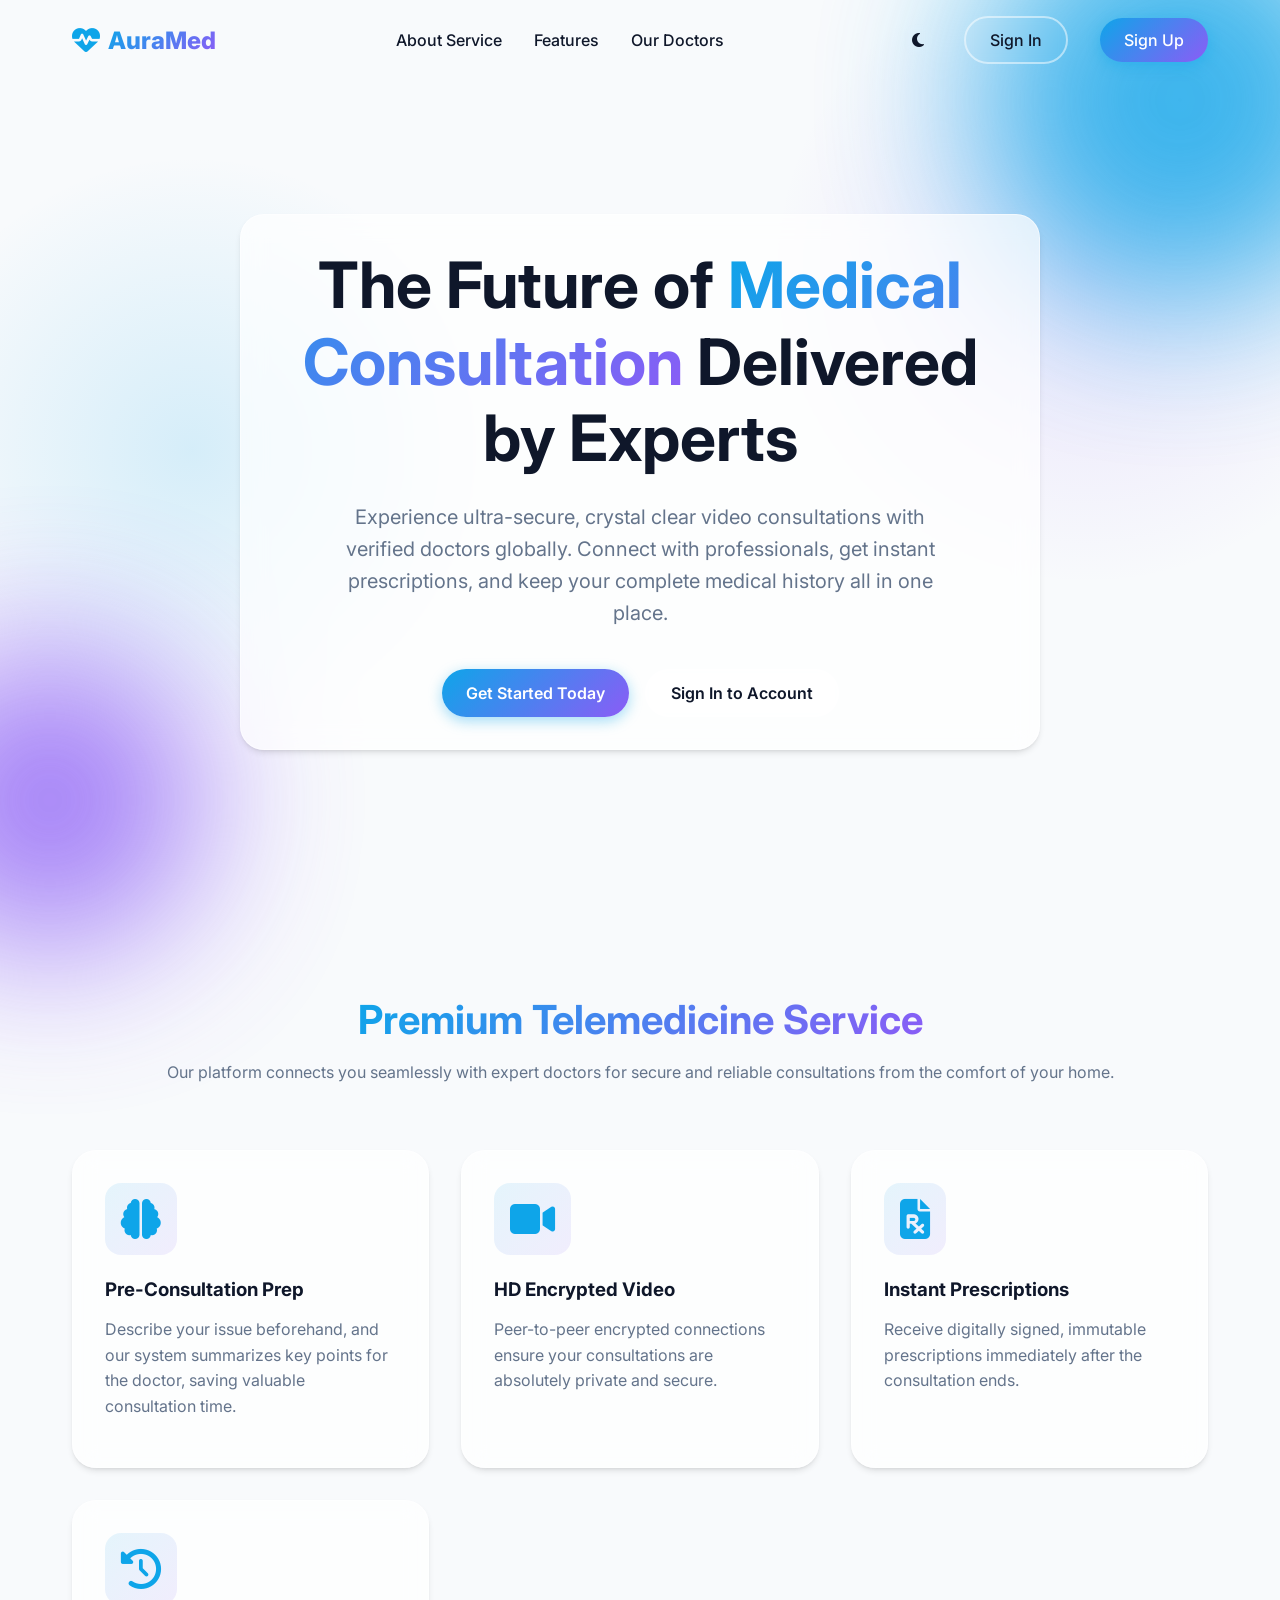
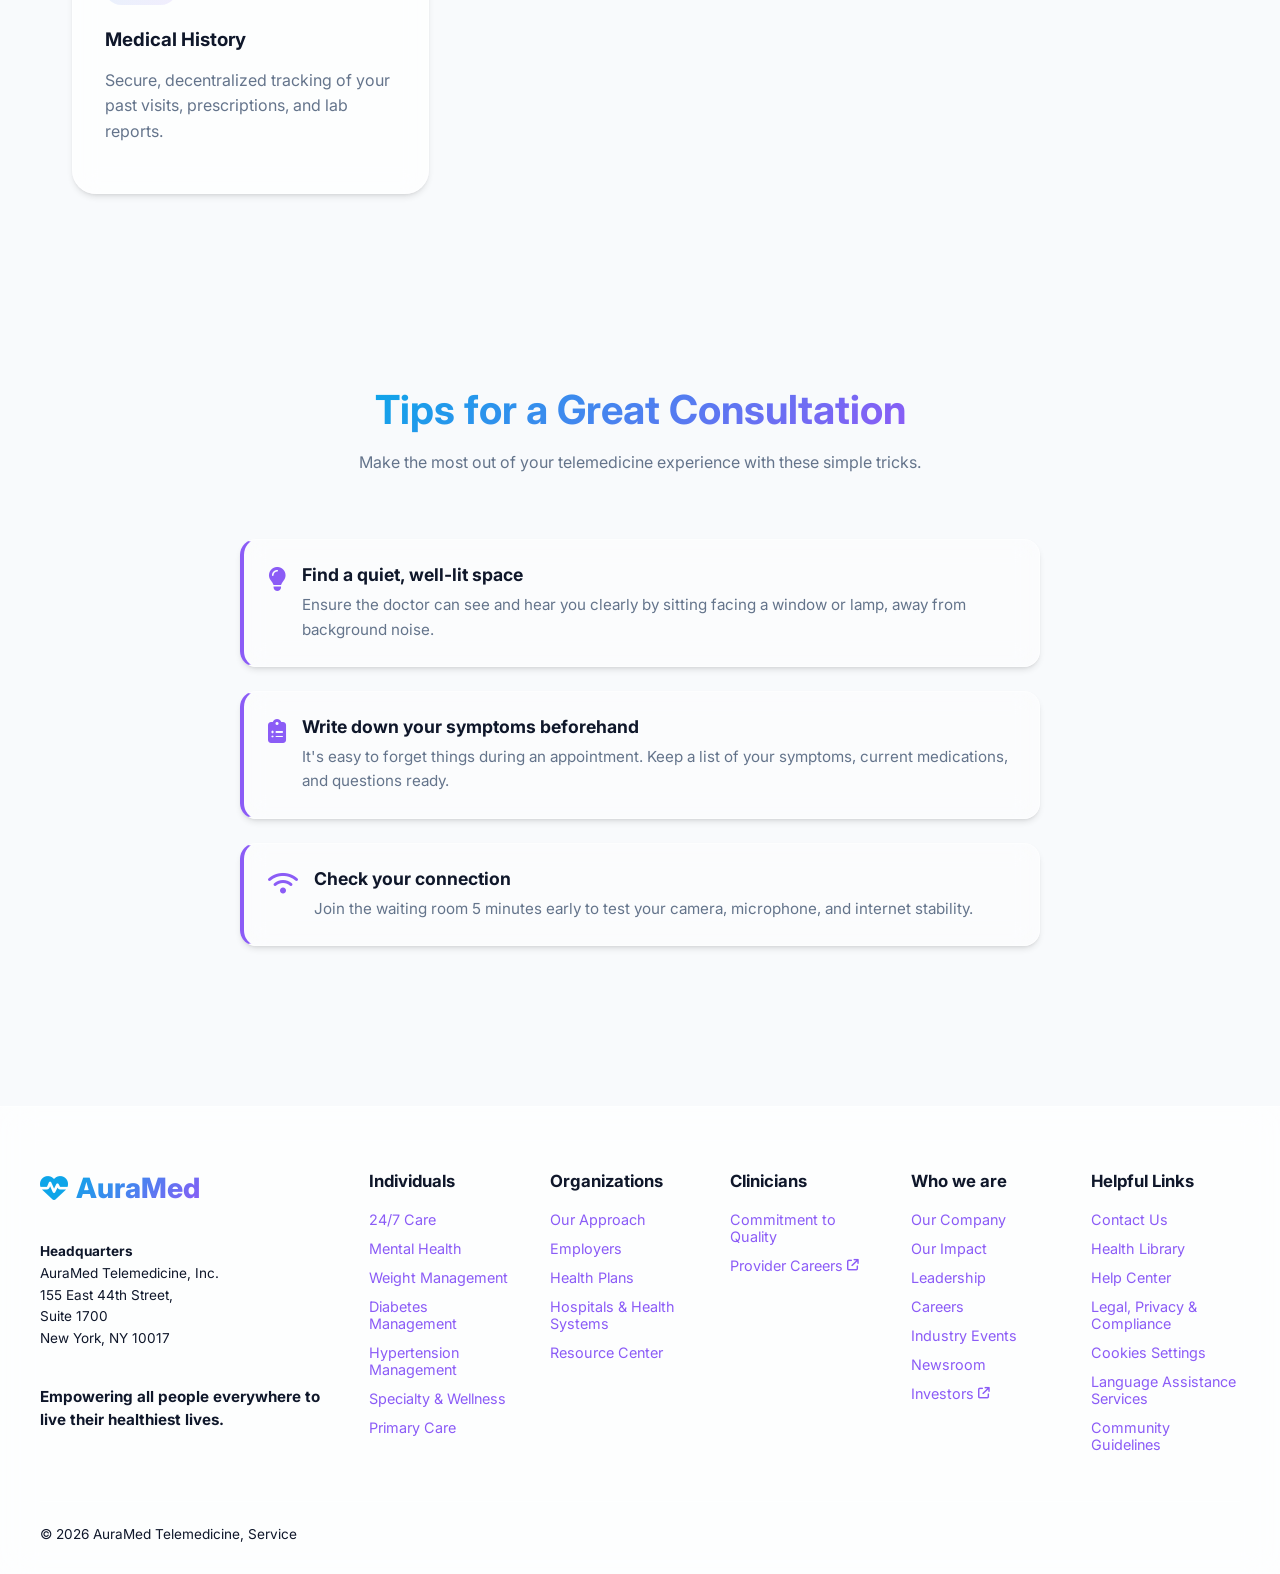
<file: index.html>
<!DOCTYPE html>
<html lang="en">
<head>
    <meta charset="UTF-8">
    <meta name="viewport" content="width=device-width, initial-scale=1.0">
    <title>AuraMed - Telemedicine Video Consultation Platform</title>
    
    <!-- Google Fonts -->
    <link rel="preconnect" href="https://fonts.googleapis.com">
    <link rel="preconnect" href="https://fonts.gstatic.com" crossorigin>
    <link href="https://fonts.googleapis.com/css2?family=Inter:wght@300;400;500;600;700;800&display=swap" rel="stylesheet">
    
    <!-- FontAwesome for Icons -->
    <link rel="stylesheet" href="https://cdnjs.cloudflare.com/ajax/libs/font-awesome/6.4.0/css/all.min.css">
    
    <!-- Main Styles -->
    <link rel="stylesheet" href="css/style.css">
</head>
<body data-theme="light">
    <!-- Animated Background Blobs -->
    <div class="blob blob-1"></div>
    <div class="blob blob-2"></div>

    <!-- Navigation Bar -->
    <nav id="navbar">
        <div class="nav-container">
            <a href="index.html" class="logo">
                <i class="fa-solid fa-heart-pulse"></i>
                <span class="text-gradient">AuraMed</span>
            </a>
            
            <div class="nav-links">
                <a href="#about">About Service</a>
                <a href="#features">Features</a>
                <a href="#doctors">Our Doctors</a>
            </div>
            
            <div class="nav-links">
                <button id="theme-toggle" class="btn btn-outline" style="border: none; padding: 0.5rem;"><i class="fa-solid fa-moon"></i></button>
                <a href="login.html" class="btn btn-outline">Sign In</a>
                <a href="signup.html" class="btn btn-primary">Sign Up</a>
            </div>
        </div>
    </nav>

    <!-- Hero Section -->
    <section class="hero" id="home">
        <div class="hero-content glass-card glass">
            <h1>The Future of <span class="text-gradient">Medical Consultation</span> Delivered by Experts</h1>
            <p>Experience ultra-secure, crystal clear video consultations with verified doctors globally. Connect with professionals, get instant prescriptions, and keep your complete medical history all in one place.</p>
            <div class="hero-buttons">
                <a href="signup.html" class="btn btn-primary">Get Started Today</a>
                <a href="login.html" class="btn btn-outline">Sign In to Account</a>
            </div>
        </div>
    </section>

    <!-- Medical Service About Section -->
    <section class="features" id="about">
        <div class="section-title">
            <h2><span class="text-gradient">Premium Telemedicine Service</span></h2>
            <p>Our platform connects you seamlessly with expert doctors for secure and reliable consultations from the comfort of your home.</p>
        </div>
        
        <div class="features-grid">
            <div class="feature-card glass-card glass">
                <i class="fa-solid fa-brain"></i>
                <h3>Pre-Consultation Prep</h3>
                <p>Describe your issue beforehand, and our system summarizes key points for the doctor, saving valuable consultation time.</p>
            </div>
            <div class="feature-card glass-card glass">
                <i class="fa-solid fa-video"></i>
                <h3>HD Encrypted Video</h3>
                <p>Peer-to-peer encrypted connections ensure your consultations are absolutely private and secure.</p>
            </div>
            <div class="feature-card glass-card glass">
                <i class="fa-solid fa-file-prescription"></i>
                <h3>Instant Prescriptions</h3>
                <p>Receive digitally signed, immutable prescriptions immediately after the consultation ends.</p>
            </div>
            <div class="feature-card glass-card glass">
                <i class="fa-solid fa-clock-rotate-left"></i>
                <h3>Medical History</h3>
                <p>Secure, decentralized tracking of your past visits, prescriptions, and lab reports.</p>
            </div>
        </div>
    </section>

    <!-- Patient Tips Series -->
    <section class="features" id="tips">
        <div class="section-title">
            <h2><span class="text-gradient">Tips for a Great Consultation</span></h2>
            <p>Make the most out of your telemedicine experience with these simple tricks.</p>
        </div>
        
        <div class="tips-grid">
            <div class="tip-item glass">
                <i class="fa-solid fa-lightbulb"></i>
                <div class="tip-item-content">
                    <h3>Find a quiet, well-lit space</h3>
                    <p>Ensure the doctor can see and hear you clearly by sitting facing a window or lamp, away from background noise.</p>
                </div>
            </div>
            <div class="tip-item glass">
                <i class="fa-solid fa-clipboard-list"></i>
                <div class="tip-item-content">
                    <h3>Write down your symptoms beforehand</h3>
                    <p>It's easy to forget things during an appointment. Keep a list of your symptoms, current medications, and questions ready.</p>
                </div>
            </div>
            <div class="tip-item glass">
                <i class="fa-solid fa-wifi"></i>
                <div class="tip-item-content">
                    <h3>Check your connection</h3>
                    <p>Join the waiting room 5 minutes early to test your camera, microphone, and internet stability.</p>
                </div>
            </div>
        </div>
    </section>

    <!-- Footer -->
    <footer class="main-footer">
        <div class="footer-container">
            <div class="footer-col brand-col">
                <a href="index.html" class="logo">
                    <i class="fa-solid fa-heart-pulse"></i>
                    <span class="text-gradient">AuraMed</span>
                </a>
                <div class="company-address">
                    <strong>Headquarters</strong><br>
                    AuraMed Telemedicine, Inc.<br>
                    155 East 44th Street,<br>
                    Suite 1700<br>
                    New York, NY 10017
                </div>
                <div class="mission-text">
                    <strong>Empowering all people everywhere to live their healthiest lives.</strong>
                </div>
            </div>
            
            <div class="footer-col">
                <h4>Individuals</h4>
                <a href="#">24/7 Care</a>
                <a href="#">Mental Health</a>
                <a href="#">Weight Management</a>
                <a href="#">Diabetes Management</a>
                <a href="#">Hypertension Management</a>
                <a href="#">Specialty & Wellness</a>
                <a href="#">Primary Care</a>
            </div>

            <div class="footer-col">
                <h4>Organizations</h4>
                <a href="#">Our Approach</a>
                <a href="#">Employers</a>
                <a href="#">Health Plans</a>
                <a href="#">Hospitals & Health Systems</a>
                <a href="#">Resource Center</a>
            </div>

            <div class="footer-col">
                <h4>Clinicians</h4>
                <a href="#">Commitment to Quality</a>
                <a href="#">Provider Careers <i class="fa-solid fa-arrow-up-right-from-square" style="font-size: 0.8em; margin-left: 4px;"></i></a>
            </div>

            <div class="footer-col">
                <h4>Who we are</h4>
                <a href="#">Our Company</a>
                <a href="#">Our Impact</a>
                <a href="#">Leadership</a>
                <a href="#">Careers</a>
                <a href="#">Industry Events</a>
                <a href="#">Newsroom</a>
                <a href="#">Investors <i class="fa-solid fa-arrow-up-right-from-square" style="font-size: 0.8em; margin-left: 4px;"></i></a>
            </div>

            <div class="footer-col">
                <h4>Helpful Links</h4>
                <a href="#">Contact Us</a>
                <a href="#">Health Library</a>
                <a href="#">Help Center</a>
                <a href="#">Legal, Privacy & Compliance</a>
                <a href="#">Cookies Settings</a>
                <a href="#">Language Assistance Services</a>
                <a href="#">Community Guidelines</a>
            </div>
        </div>
        
        <div class="footer-bottom-bar">
            &copy; <script>document.write(new Date().getFullYear())</script> AuraMed Telemedicine, Service
        </div>
    </footer>

    <!-- Scripts -->
    <script src="js/main.js"></script>
</body>
</html>
</file>
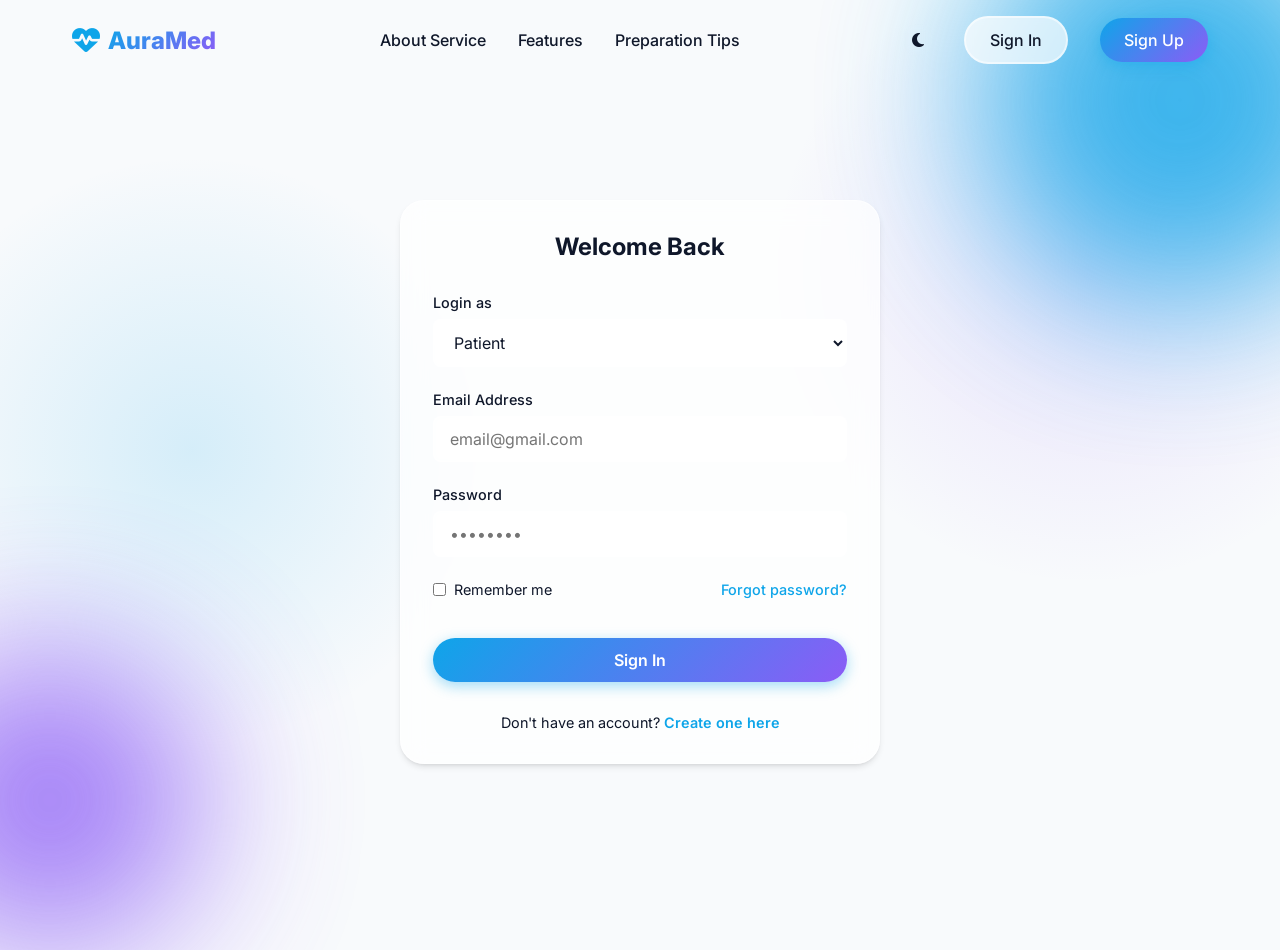
<file: Frontend/admin.html>
<!DOCTYPE html>
<html lang="en">
<head>
    <meta charset="UTF-8">
    <meta name="viewport" content="width=device-width, initial-scale=1.0">
    <title>Admin Dashboard — AuraMed</title>
    <meta name="description" content="AuraMed system administration portal for managing doctors and patients.">
    <link href="https://fonts.googleapis.com/css2?family=Inter:wght@300;400;500;600;700;800&display=swap" rel="stylesheet">
    <link rel="stylesheet" href="https://cdnjs.cloudflare.com/ajax/libs/font-awesome/6.4.0/css/all.min.css">
    <link rel="stylesheet" href="css/style.css">
    <style>
        @keyframes badgePulse {
            0%, 100% { transform: scale(1); box-shadow: 0 0 6px rgba(239,68,68,0.5); }
            50%       { transform: scale(1.15); box-shadow: 0 0 14px rgba(239,68,68,0.9); }
        }
    </style>
</head>
<body>
    <!-- Top Navbar -->
    <nav class="top-navbar">
        <div class="top-navbar-left">
            <div class="sidebar-logo" style="margin-bottom:0;">
                <i class="fa-solid fa-heart-pulse" style="color:var(--primary);"></i>
                <span class="text-gradient">AuraMed</span>
            </div>
            <div class="top-nav-btn active" id="overviewBtn">
                <i class="fa-solid fa-chart-line"></i>
                <span>Overview</span>
            </div>
            <div class="top-nav-btn" id="totalDoctorsBtn">
                <i class="fa-solid fa-user-doctor"></i>
                <span>Approved Doctors</span>
            </div>
        </div>
        <div class="top-navbar-right">
            <div id="welcomeMsg" style="font-weight:600;font-size:0.9rem;color:var(--text-muted);">Welcome, Admin</div>
            <div id="logoutBtn" class="top-nav-btn sign-out">
                <i class="fa-solid fa-right-from-bracket"></i>
                <span>Sign Out</span>
            </div>
        </div>
    </nav>

    <!-- Toast Notification Container -->
    <div id="toastContainer"></div>

    <!-- Confirm Modal -->
    <div id="confirmOverlay">
        <div class="confirm-dialog">
            <i id="confirmIcon" class="fa-solid fa-triangle-exclamation"></i>
            <h3 id="confirmTitle">Are you sure?</h3>
            <p id="confirmMessage">This action cannot be undone.</p>
            <div class="confirm-actions">
                <button id="confirmCancelBtn" class="btn btn-outline">Cancel</button>
                <button id="confirmOkBtn" class="btn btn-primary">Confirm</button>
            </div>
        </div>
    </div>

    <div class="dashboard-layout">
        <!-- Sidebar -->
        <aside class="sidebar">
            <nav class="sidebar-nav">
                <div class="nav-item active" id="sidebarPending">
                    <i class="fa-solid fa-clipboard-list"></i>
                    <span>Manage Pending</span>
                </div>
                <div class="nav-item" id="sidebarDoctors">
                    <i class="fa-solid fa-user-doctor"></i>
                    <span>View Doctors</span>
                </div>
                <div class="nav-item" id="sidebarMessages" style="position:relative;">
                    <i class="fa-solid fa-envelope"></i>
                    <span>Messages</span>
                    <span id="msgBadge" style="
                        display: none;
                        position: absolute;
                        top: 6px; right: 8px;
                        background: #ef4444;
                        color: white;
                        font-size: 0.65rem;
                        font-weight: 700;
                        min-width: 18px;
                        height: 18px;
                        border-radius: 999px;
                        padding: 0 5px;
                        line-height: 18px;
                        text-align: center;
                        box-shadow: 0 0 8px rgba(239,68,68,0.6);
                        animation: badgePulse 1.5s infinite;
                    ">0</span>
                </div>
                <div class="nav-item" id="sidebarSettings">
                    <i class="fa-solid fa-gear"></i>
                    <span>Settings</span>
                </div>
            </nav>
        </aside>

        <!-- Main Content -->
        <main class="main-content">
            <header class="dash-header">
                <div>
                    <h1 class="text-gradient" style="margin-bottom:0.5rem;">System Administration</h1>
                    <p style="margin-bottom:0;color:var(--text-muted);">Real-time control and provider verification portal.</p>
                </div>
                <div class="glass" style="padding:0.5rem 1.25rem;border-radius:999px;font-size:0.9rem;font-weight:700;border:1px solid var(--primary);color:var(--primary);">
                    <i class="fa-solid fa-shield-halved" style="margin-right:0.5rem;"></i>
                    SUPER ADMIN
                </div>
            </header>

            <!-- Stats Grid -->
            <div class="stat-grid">

                <div class="stat-card">
                    <div class="stat-icon" style="background:rgba(139,92,246,0.1);color:var(--secondary);"><i class="fa-solid fa-user-doctor"></i></div>
                    <div class="stat-info">
                        <h3 id="doctorCount">...</h3>
                        <p>Approved Doctors</p>
                    </div>
                </div>
                <div class="stat-card" style="cursor:pointer;" id="statApprovalCard">
                    <div class="stat-icon" style="background:rgba(255,150,0,0.1);color:#f59e0b;"><i class="fa-solid fa-clock-rotate-left"></i></div>
                    <div class="stat-info">
                        <h3 id="pendingApprovals">...</h3>
                        <p>Pending Approvals</p>
                    </div>
                </div>
            </div>

            <!-- Dynamic Content Area -->
            <div id="mainDataCard">
                <div class="data-card" style="padding:4rem;text-align:center;color:var(--text-muted);">
                    <i class="fa-solid fa-circle-notch fa-spin" style="font-size:2.5rem;margin-bottom:1rem;display:block;"></i>
                    Loading dashboard...
                </div>
            </div>

            <!-- Admin Support View (Hidden by default) -->
            <div id="adminSupportView" style="display: none; height: 70vh;">
                <div style="display: grid; grid-template-columns: 350px 1fr; gap: 1.5rem; height: 100%;">
                    <!-- Ticket List -->
                    <div class="data-card" style="display: flex; flex-direction: column; overflow: hidden; padding: 1rem;">
                        <h3 style="margin-bottom: 1rem; flex-shrink: 0;"><i class="fa-solid fa-inbox" style="margin-right: 0.5rem; color: var(--primary);"></i> Tickets</h3>
                        <div id="adminTicketList" style="flex-grow: 1; overflow-y: auto; display: flex; flex-direction: column; gap: 0.75rem;">
                            <!-- Tickets loaded here -->
                            <p class="text-muted" style="text-align:center; padding: 2rem;">No support tickets found.</p>
                        </div>
                    </div>
                    
                    <!-- Chat View -->
                    <div class="data-card" style="display: flex; flex-direction: column; overflow: hidden; padding: 1.5rem; position: relative;">
                        <div id="chatPlaceholder" style="position: absolute; inset: 0; display: flex; flex-direction: column; align-items: center; justify-content: center; background: var(--surface); z-index: 10; color: var(--text-muted);">
                            <i class="fa-solid fa-comments" style="font-size: 3rem; margin-bottom: 1rem; opacity: 0.2;"></i>
                            <p>Select a ticket to view conversation</p>
                        </div>
                        
                        <div id="chatHeader" style="margin-bottom: 1rem; border-bottom: 1px solid var(--glass-border); padding-bottom: 1rem; flex-shrink: 0; display: none;">
                            <h3 id="chatSubject" style="margin:0;">Subject</h3>
                            <div id="chatPatientInfo" style="font-size: 0.85rem; color: var(--text-muted);">From: <span id="chatPatientName">Patient Name</span></div>
                        </div>
                        
                        <div id="chatMessages" style="flex-grow: 1; overflow-y: auto; padding: 1rem; display: flex; flex-direction: column; gap: 1rem; background: rgba(0,0,0,0.1); border-radius: 12px; margin-bottom: 1rem; display: none;">
                            <!-- Messages loaded here -->
                        </div>
                        
                        <div id="chatInputArea" style="display: none; gap: 10px; align-items: flex-end; flex-shrink: 0;">
                            <textarea id="adminReplyText" placeholder="Type your reply here..." rows="3" style="flex-grow: 1; padding: 0.75rem 1rem; border-radius: 12px; border: 1px solid var(--glass-border); background: var(--surface); color: var(--text-main); font-size: 0.9rem; resize: none;"></textarea>
                            <button class="btn btn-primary" onclick="submitAdminReply()" style="padding: 0.75rem 1.25rem;">
                                <i class="fa-solid fa-paper-plane"></i>
                            </button>
                        </div>
                    </div>
                </div>
            </div>
        </main>
    </div>

    <!-- Auth Guard -->
    <script>
        const userRole = localStorage.getItem('userRole');
        if (!userRole || userRole !== 'admin') {
            window.location.href = 'login.html';
        }
    </script>
    <script src="js/main.js"></script>
    <script src="js/dashboard.js"></script>
</body>
</html>
</file>
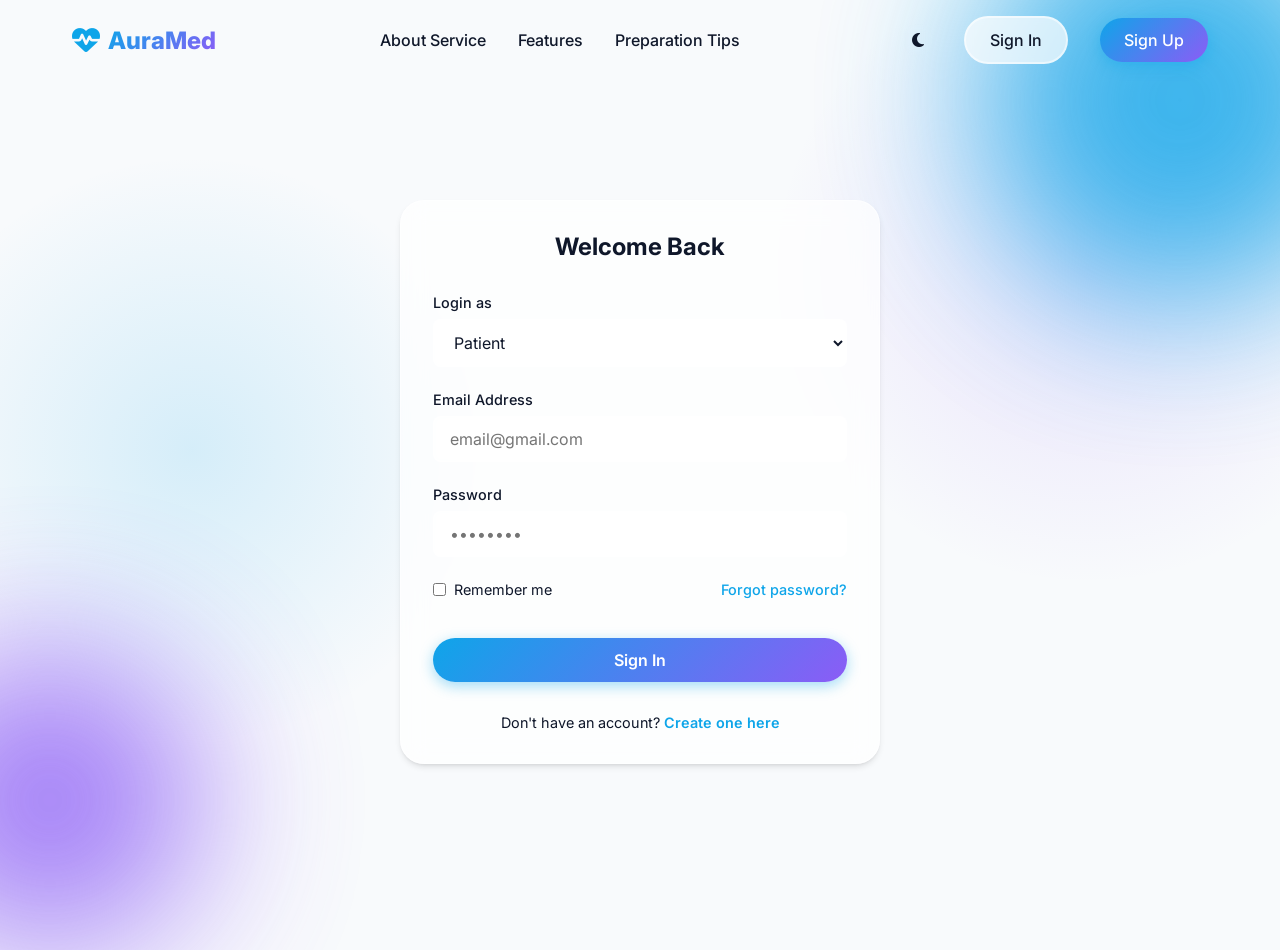
<file: Frontend/doctor.html>
<!DOCTYPE html>
<html lang="en">
<head>
    <meta charset="UTF-8">
    <meta name="viewport" content="width=device-width, initial-scale=1.0">
    <title>Doctor Portal - AuraMed</title>
    <link href="https://fonts.googleapis.com/css2?family=Inter:wght@300;400;500;600;700;800&family=Great+Vibes&display=swap" rel="stylesheet">
    <link rel="stylesheet" href="https://cdnjs.cloudflare.com/ajax/libs/font-awesome/6.4.0/css/all.min.css">
    <link rel="stylesheet" href="css/style.css">
    <style>
        :root {
            --surface-sheet: #ffffff;
            --text-sheet: #1e293b;
            --border-sheet: #e2e8f0;
            --accent-sheet: #3b82f6;
        }

        .ws-tab-new {
            padding: 0.75rem 1.5rem;
            border: none;
            background: transparent;
            color: #64748b;
            font-weight: 600;
            font-size: 0.9rem;
            cursor: pointer;
            border-bottom: 2px solid transparent;
            transition: all 0.2s ease;
        }

        .ws-tab-new.active {
            color: #3b82f6;
            border-bottom-color: #3b82f6;
            background: rgba(59, 130, 246, 0.05);
        }

        .ws-tab-new:hover:not(.active) {
            color: #1e293b;
            background: #f1f5f9;
        }

        #prescriptionSheet textarea:focus {
            outline: none;
            border-color: #3b82f6;
            box-shadow: 0 0 0 3px rgba(59, 130, 246, 0.1);
        }

        .med-table {
            width: 100%;
            border-collapse: separate;
            border-spacing: 0;
            margin-top: 1rem;
        }

        .med-table th {
            text-align: left;
            padding: 0.75rem 1rem;
            background: #f8fafc;
            color: #64748b;
            font-size: 0.75rem;
            text-transform: uppercase;
            letter-spacing: 0.05em;
            border-bottom: 2px solid #e2e8f0;
        }

        .med-row:hover {
            background: #f8fafc;
        }

        .med-row td {
            padding: 1rem;
            border-bottom: 1px solid #f1f5f9;
            vertical-align: top;
        }

        .med-input {
            width: 100%;
            border: 1px solid #e2e8f0;
            border-radius: 6px;
            padding: 0.5rem 0.75rem;
            font-size: 0.9rem;
            color: #1e293b;
            background: #fff;
            transition: all 0.2s;
        }

        .med-input:focus {
            border-color: #3b82f6;
            outline: none;
            box-shadow: 0 0 0 3px rgba(59, 130, 246, 0.05);
        }

        .med-remove-btn {
            color: #ef4444;
            background: rgba(239, 68, 68, 0.05);
            border: none;
            padding: 0.5rem;
            border-radius: 6px;
            cursor: pointer;
            transition: all 0.2s;
        }

        .med-remove-btn:hover {
            background: #ef4444;
            color: white;
        }

        #consultationWorkspaceModal ::-webkit-scrollbar {
            width: 6px;
        }
        #consultationWorkspaceModal ::-webkit-scrollbar-track {
            background: transparent;
        }
        #consultationWorkspaceModal ::-webkit-scrollbar-thumb {
            background: rgba(255,255,255,0.1);
            border-radius: 10px;
        }
    </style>
</head>
<body>
    <!-- Top Navbar -->
    <nav class="top-navbar">
        <div class="top-navbar-left">
            <div class="sidebar-logo" style="margin-bottom: 0;">
                <i class="fa-solid fa-heart-pulse" style="color: var(--primary);"></i>
                <span class="text-gradient">AuraMed</span>
            </div>
            <div class="top-nav-btn active" id="overviewBtn">
                <i class="fa-solid fa-calendar-check"></i>
                <span>My Consultations</span>
            </div>
        </div>
        <div class="top-navbar-right">
            <div id="welcomeMsg" style="font-weight: 600; font-size: 0.9rem; color: var(--text-muted);">Welcome, Doctor</div>
            <div id="logoutBtn" class="top-nav-btn sign-out">
                <i class="fa-solid fa-right-from-bracket"></i>
                <span>Sign Out</span>
            </div>
        </div>
    </nav>

    <div class="dashboard-layout">
        <!-- Sidebar -->
        <aside class="sidebar">
            <nav class="sidebar-nav">
                <div class="nav-item" id="nav-requests">
                    <i class="fa-solid fa-inbox"></i>
                    <span>Incoming Requests</span>
                </div>
                <div class="nav-item active" id="nav-schedule">
                    <i class="fa-solid fa-calendar-days"></i>
                    <span>Schedule</span>
                </div>
                <div class="nav-item" id="nav-consultations">
                    <i class="fa-solid fa-video"></i>
                    <span>Consultations</span>
                </div>
                <div class="nav-item" id="nav-patients">
                    <i class="fa-solid fa-hospital-user"></i>
                    <span>My Patients</span>
                </div>
                <div class="nav-item" id="nav-payments">
                    <i class="fa-solid fa-file-invoice-dollar"></i>
                    <span>Payment Requests</span>
                </div>
                <div class="nav-item" id="nav-subscription">
                    <i class="fa-solid fa-crown"></i>
                    <span>Subscription</span>
                </div>
                <div class="nav-item" id="nav-profile">
                    <i class="fa-solid fa-user-gear"></i>
                    <span>Profile Settings</span>
                </div>
            </nav>
        </aside>

        <!-- Main Content -->
        <main class="main-content">
            <header class="dash-header">
                <div>
                    <h1 class="text-gradient" style="margin-bottom: 0.5rem;">Doctor Portal</h1>
                    <p style="margin-bottom: 0; color: var(--text-muted);">Manage your clinical activities securely.</p>
                </div>
                <div style="display: flex; gap: 0.75rem;">
                    <div id="subscriptionBadge" class="glass" style="padding: 0.5rem 1rem; border-radius: 999px; font-size: 0.9rem; font-weight: 600; display: none; align-items: center; gap: 0.5rem;">
                        <i class="fa-solid fa-crown" style="color: #f59e0b;"></i>
                        <span id="subPlanText">Premium</span>
                    </div>
                    <div class="glass" style="padding: 0.5rem 1rem; border-radius: 999px; font-size: 0.9rem; font-weight: 600;">
                        <i class="fa-solid fa-stethoscope" style="color: var(--primary); margin-right: 0.5rem;"></i>
                        Medical Provider
                    </div>
                </div>
            </header>

            <!-- Video Consultations View -->
            <div id="consultationsViewContainer" style="display: none; margin-top: 1.5rem;">
                <div id="activeDoctorSessionsList" style="margin-bottom: 2rem;"></div>
            </div>

            <!-- VIEW: INCOMING REQUESTS -->
            <div id="requestsViewContainer" style="display: none; margin-top: 1.5rem;">
                <section class="glass" style="padding: 2rem; border-radius: 16px; border-left: 4px solid #f59e0b;">
                    <h2 style="margin-bottom: 1.5rem; display: flex; align-items: center; gap: 0.75rem;">
                        <i class="fa-solid fa-inbox" style="color: #f59e0b;"></i> Incoming Requests
                    </h2>
                    <div id="incomingRequestsList"></div>
                </section>
            </div>

            <!-- VIEW: PAYMENT REQUESTS -->
            <div id="paymentsViewContainer" style="display: none; margin-top: 1.5rem;">
                <section class="glass" style="padding: 2rem; border-radius: 16px; border-left: 4px solid #10b981;">
                    <h2 style="margin-bottom: 1.5rem; display: flex; align-items: center; gap: 0.75rem;">
                        <i class="fa-solid fa-file-invoice-dollar" style="color: #10b981;"></i> Payment Verifications
                    </h2>
                    <div id="pendingPaymentsList"></div>
                </section>
            </div>

            <!-- VIEW: APPOINTMENTS & SCHEDULE -->
            <div id="scheduleViewContainer">
                <section id="scheduleSection" class="glass" style="padding: 2rem; border-radius: 16px; margin-top: 1.5rem;">
                    <h2 style="margin-bottom: 1.5rem; display: flex; align-items: center; gap: 0.75rem;">
                        <i class="fa-solid fa-calendar-plus" style="color: var(--primary);"></i> Schedule & Availability
                    </h2>
                    <form id="addSlotForm" style="display: grid; grid-template-columns: repeat(auto-fit, minmax(180px, 1fr)); gap: 1rem; margin-bottom: 2rem; align-items: end;">
                        <div>
                            <label>Date</label>
                            <input type="date" id="slotDate" required style="width:100%; padding:0.65rem; border-radius:10px; border:1px solid var(--glass-border); background:var(--surface);">
                        </div>
                        <div>
                            <label>Start</label>
                            <input type="time" id="slotStart" required style="width:100%; padding:0.65rem; border-radius:10px; border:1px solid var(--glass-border); background:var(--surface);">
                        </div>
                        <div>
                            <label>End</label>
                            <input type="time" id="slotEnd" required style="width:100%; padding:0.65rem; border-radius:10px; border:1px solid var(--glass-border); background:var(--surface);">
                        </div>
                        <button type="submit" id="addSlotBtn" class="btn btn-primary" style="padding:0.65rem; border-radius:10px;">Add Slot</button>
                    </form>
                    <div style="overflow-x: auto;">
                        <table style="width: 100%; border-collapse: collapse;">
                            <thead>
                                <tr style="border-bottom: 1px solid var(--glass-border); text-align: left;">
                                    <th style="padding: 1rem;">Date</th>
                                    <th style="padding: 1rem;">Start</th>
                                    <th style="padding: 1rem;">End</th>
                                    <th style="padding: 1rem;">Status</th>
                                    <th style="padding: 1rem;">Action</th>
                                </tr>
                            </thead>
                            <tbody id="slotTableBody"></tbody>
                        </table>
                    </div>
                </section>

                <div id="appointmentsContainer" style="margin-top: 2rem;">
                    <section class="glass" style="padding: 2rem; border-radius: 16px; margin-bottom: 1.5rem; border-left: 4px solid var(--primary);">
                        <h2 style="margin-bottom: 1rem;"><i class="fa-solid fa-calendar-day"></i> Today's Schedule</h2>
                        <div id="todayAppointmentsList" style="display: grid; grid-template-columns: repeat(auto-fill, minmax(280px, 1fr)); gap: 1rem;"></div>
                    </section>
                    <section class="glass" style="padding: 2rem; border-radius: 16px; margin-bottom: 1.5rem; border-left: 4px solid var(--secondary);">
                        <h2 style="margin-bottom: 1rem;"><i class="fa-solid fa-calendar-week"></i> Upcoming Appointments</h2>
                        <div id="upcomingAppointmentsList" style="display: grid; grid-template-columns: repeat(auto-fill, minmax(280px, 1fr)); gap: 1rem;"></div>
                    </section>
                    <section class="glass" style="padding: 2rem; border-radius: 16px; margin-bottom: 1.5rem; border-left: 4px solid #10b981;">
                        <h2 style="margin-bottom: 1rem;"><i class="fa-solid fa-clipboard-check"></i> Completed Appointments</h2>
                        <div id="completedAppointmentsList" style="display: grid; grid-template-columns: repeat(auto-fill, minmax(280px, 1fr)); gap: 1rem;"></div>
                    </section>
                </div>
            </div>

            <!-- VIEW: MY PATIENTS -->
            <div id="patientsViewContainer" style="display: none; margin-top: 1.5rem;">
                <div class="glass" style="padding: 2rem; border-radius: 16px;">
                    <h2 style="margin-bottom: 1.5rem; display: flex; align-items: center; gap: 0.75rem;">
                        <i class="fa-solid fa-hospital-user" style="color: var(--primary);"></i> My Patients Directory
                    </h2>
                    <div style="margin-bottom: 2rem; display: flex; gap: 1rem; flex-wrap: wrap; align-items: center;">
                        <div style="flex-grow: 1; position: relative;">
                            <i class="fa-solid fa-magnifying-glass" style="position: absolute; left: 1rem; top: 50%; transform: translateY(-50%); color: var(--text-muted);"></i>
                            <input type="text" id="patientSearchInput" placeholder="Search patient by name..." onkeyup="filterPatients()" style="width: 100%; padding: 0.75rem 1rem 0.75rem 2.5rem; border-radius: 12px; border: 1px solid var(--glass-border); background: var(--surface); color: var(--text-main);">
                        </div>
                        <button class="btn btn-outline" onclick="openExportModal()" style="padding: 0.75rem 1.5rem; border-radius: 12px; border-color: #10b981; color: #10b981;">
                            <i class="fa-solid fa-file-pdf"></i> Export Report
                        </button>
                    </div>

                    <div id="patientsListContainer" style="display: grid; grid-template-columns: repeat(auto-fill, minmax(320px, 1fr)); gap: 1.5rem;"></div>
                </div>
            </div>

            <!-- VIEW: SUBSCRIPTION & BILLING -->
            <div id="subscriptionViewContainer" style="display: none; margin-top: 1.5rem;">
                <div style="display: grid; grid-template-columns: 1fr 1fr; gap: 1.5rem;">
                    <!-- Current Status -->
                    <section class="glass" style="padding: 2rem; border-radius: 16px; border-left: 4px solid #f59e0b;">
                        <h2 style="margin-bottom: 1.5rem; display: flex; align-items: center; gap: 0.75rem;">
                            <i class="fa-solid fa-crown" style="color: #f59e0b;"></i> Current Subscription
                        </h2>
                        <div id="subActiveInfo" style="display: block;">
                            <div style="display: flex; justify-content: space-between; margin-bottom: 1rem;">
                                <span style="color: var(--text-muted);">Plan Status</span>
                                <span id="subStatusBadge" style="padding: 0.25rem 0.75rem; border-radius: 999px; font-size: 0.8rem; font-weight: 700;">Active</span>
                            </div>
                            <div style="display: flex; justify-content: space-between; margin-bottom: 1rem;">
                                <span style="color: var(--text-muted);">Expiry Date</span>
                                <span id="subExpiryText" style="font-weight: 600;">May 16, 2026</span>
                            </div>
                            <div style="display: flex; justify-content: space-between; margin-bottom: 2rem;">
                                <span style="color: var(--text-muted);">Monthly Fee</span>
                                <span style="font-weight: 600;">1000 TK / Month</span>
                            </div>
                            <button onclick="openRenewalModal()" class="btn btn-primary" style="width: 100%; padding: 1rem; border-radius: 12px; background: #f59e0b; border-color: #f59e0b;">
                                <i class="fa-solid fa-arrows-rotate"></i> Renew or Upgrade Plan
                            </button>
                        </div>
                    </section>

                    <!-- Benefits Card -->
                    <section class="glass" style="padding: 2rem; border-radius: 16px; background: linear-gradient(135deg, rgba(59, 130, 246, 0.05), rgba(37, 99, 235, 0.05));">
                        <h3 style="margin-bottom: 1.25rem; color: var(--primary);">Professional Benefits</h3>
                        <ul style="list-style: none; padding: 0; display: flex; flex-direction: column; gap: 0.75rem;">
                            <li style="display: flex; gap: 0.75rem; align-items: center; font-size: 0.95rem;">
                                <i class="fa-solid fa-circle-check" style="color: #10b981;"></i> Unlimited Video Consultations
                            </li>
                            <li style="display: flex; gap: 0.75rem; align-items: center; font-size: 0.95rem;">
                                <i class="fa-solid fa-circle-check" style="color: #10b981;"></i> Professional E-Prescription Tool
                            </li>
                            <li style="display: flex; gap: 0.75rem; align-items: center; font-size: 0.95rem;">
                                <i class="fa-solid fa-circle-check" style="color: #10b981;"></i> Patient History & Lab Reports
                            </li>
                            <li style="display: flex; gap: 0.75rem; align-items: center; font-size: 0.95rem;">
                                <i class="fa-solid fa-circle-check" style="color: #10b981;"></i> Monthly Clinical Analytics
                            </li>
                        </ul>
                    </section>
                </div>

                <!-- Payment History -->
                <section class="glass" style="padding: 2rem; border-radius: 16px; margin-top: 1.5rem;">
                    <h2 style="margin-bottom: 1.5rem;"><i class="fa-solid fa-clock-rotate-left"></i> Billing History</h2>
                    <div style="overflow-x: auto;">
                        <table style="width: 100%; border-collapse: collapse;">
                            <thead>
                                <tr style="border-bottom: 1px solid var(--glass-border); text-align: left;">
                                    <th style="padding: 1rem;">Date</th>
                                    <th style="padding: 1rem;">Plan</th>
                                    <th style="padding: 1rem;">Amount</th>
                                    <th style="padding: 1rem;">Transaction ID</th>
                                    <th style="padding: 1rem;">Status</th>
                                </tr>
                            </thead>
                            <tbody id="billingHistoryBody"></tbody>
                        </table>
                    </div>
                </section>
            </div>

            <!-- VIEW: PROFILE SETTINGS (Professional Tabbed UI) -->
            <div id="profileViewContainer" style="display: none; margin-top: 1.5rem;">
                <div class="glass" style="padding: 0; border-radius: 20px; overflow: hidden; display: flex; flex-direction: column; min-height: 600px;">
                    <!-- Tab Navigation -->
                    <div style="background: rgba(0,0,0,0.03); border-bottom: 1px solid var(--glass-border); display: flex; padding: 0 1.5rem;">
                        <div onclick="switchProfileTab('personal')" class="profile-tab active" id="tab-personal">
                            <i class="fa-solid fa-id-card"></i> Personal Identity
                        </div>
                        <div onclick="switchProfileTab('professional')" class="profile-tab" id="tab-professional">
                            <i class="fa-solid fa-user-doctor"></i> Professional Portfolio
                        </div>
                        <div onclick="switchProfileTab('consultation')" class="profile-tab" id="tab-consultation">
                            <i class="fa-solid fa-stethoscope"></i> Consultation & Pricing
                        </div>
                    </div>

                    <div style="padding: 2.5rem; flex-grow: 1;">
                        <form id="profileSettingsForm">
                            <!-- TAB 1: Personal & Identity -->
                            <div id="profile-pane-personal" class="profile-pane">
                                <div style="display: flex; gap: 3rem; align-items: flex-start;">
                                    <!-- Avatar Section -->
                                    <div style="text-align: center;">
                                        <div style="position: relative; width: 150px; height: 150px; margin: 0 auto 1.5rem;">
                                            <img id="profilePreview" src="https://via.placeholder.com/150" style="width: 100%; height: 100%; border-radius: 50%; object-fit: cover; border: 4px solid var(--primary); box-shadow: 0 10px 25px rgba(0,0,0,0.1);">
                                            <label for="avatarInput" style="position: absolute; bottom: 5px; right: 5px; width: 40px; height: 40px; border-radius: 50%; background: var(--primary); color: white; display: flex; align-items: center; justify-content: center; cursor: pointer; border: 3px solid white; box-shadow: 0 4px 10px rgba(0,0,0,0.2);">
                                                <i class="fa-solid fa-camera"></i>
                                            </label>
                                            <input type="file" id="avatarInput" hidden accept="image/*" onchange="previewAvatar(this)">
                                        </div>
                                        <p style="font-size: 0.8rem; color: var(--text-muted);">Recommended: Square 500x500px</p>
                                    </div>

                                    <!-- Identity Fields -->
                                    <div style="flex-grow: 1; display: grid; grid-template-columns: 1fr 1fr; gap: 1.5rem;">
                                        <div class="form-group" style="grid-column: span 2;">
                                            <label style="display: block; margin-bottom: 0.5rem; font-weight: 600;">Full Name</label>
                                            <input type="text" id="prof-name" placeholder="Dr. Zunayet Rahman Zuber" style="width: 100%; padding: 0.85rem; border-radius: 12px; border: 1px solid var(--glass-border); background: var(--surface);">
                                        </div>
                                        <div class="form-group">
                                            <label style="display: block; margin-bottom: 0.5rem; font-weight: 600;">Gender</label>
                                            <select id="prof-gender" style="width: 100%; padding: 0.85rem; border-radius: 12px; border: 1px solid var(--glass-border); background: var(--surface);">
                                                <option value="male">Male</option>
                                                <option value="female">Female</option>
                                                <option value="other">Other</option>
                                            </select>
                                        </div>
                                        <div class="form-group">
                                            <label style="display: block; margin-bottom: 0.5rem; font-weight: 600;">Date of Birth</label>
                                            <input type="date" id="prof-dob" style="width: 100%; padding: 0.85rem; border-radius: 12px; border: 1px solid var(--glass-border); background: var(--surface);">
                                        </div>
                                        <div class="form-group">
                                            <label style="display: block; margin-bottom: 0.5rem; font-weight: 600;">Email Address <i class="fa-solid fa-circle-check" style="color: #10b981; margin-left: 0.3rem;" title="Verified"></i></label>
                                            <input type="email" id="prof-email" disabled style="width: 100%; padding: 0.85rem; border-radius: 12px; border: 1px solid var(--glass-border); background: rgba(0,0,0,0.05); color: var(--text-muted);">
                                        </div>
                                        <div class="form-group">
                                            <label style="display: block; margin-bottom: 0.5rem; font-weight: 600;">Phone Number</label>
                                            <input type="text" id="prof-phone" style="width: 100%; padding: 0.85rem; border-radius: 12px; border: 1px solid var(--glass-border); background: var(--surface);">
                                        </div>
                                    </div>
                                </div>
                            </div>

                            <!-- TAB 2: Professional Portfolio -->
                            <div id="profile-pane-professional" class="profile-pane" style="display: none;">
                                <div style="display: grid; grid-template-columns: 1fr 1fr; gap: 2rem;">
                                    <div class="form-group" style="grid-column: span 2;">
                                        <label style="display: block; margin-bottom: 0.5rem; font-weight: 600;">Professional Bio</label>
                                        <textarea id="prof-bio" placeholder="Tell patients about your medical journey, philosophy, and expertise..." style="width: 100%; min-height: 120px; padding: 1rem; border-radius: 12px; border: 1px solid var(--glass-border); background: var(--surface); resize: vertical;"></textarea>
                                    </div>
                                    <div class="form-group">
                                        <label style="display: block; margin-bottom: 0.5rem; font-weight: 600;">Specialization</label>
                                        <select id="prof-spec" style="width: 100%; padding: 0.85rem; border-radius: 12px; border: 1px solid var(--glass-border); background: var(--surface);">
                                            <option value="Allergy and Immunology">Allergy and Immunology</option>
                                            <option value="Anesthesiology">Anesthesiology</option>
                                            <option value="Cardiologist">Cardiologist</option>
                                            <option value="Dermatologist">Dermatologist</option>
                                            <option value="Emergency Medicine">Emergency Medicine</option>
                                            <option value="Endocrinology">Endocrinology</option>
                                            <option value="Family Medicine">Family Medicine</option>
                                            <option value="Gastroenterology">Gastroenterology</option>
                                            <option value="General Physician">General Physician</option>
                                            <option value="Geriatrics">Geriatrics</option>
                                            <option value="Hematology">Hematology</option>
                                            <option value="Infectious Disease">Infectious Disease</option>
                                            <option value="Internal Medicine">Internal Medicine</option>
                                            <option value="Nephrology">Nephrology</option>
                                            <option value="Neurologist">Neurologist</option>
                                            <option value="Obstetrics and Gynecology">Obstetrics and Gynecology</option>
                                            <option value="Oncology">Oncology</option>
                                            <option value="Ophthalmology">Ophthalmology</option>
                                            <option value="Orthopedics">Orthopedics</option>
                                            <option value="Otolaryngology (ENT)">Otolaryngology (ENT)</option>
                                            <option value="Pediatrician">Pediatrician</option>
                                            <option value="Psychiatrist">Psychiatrist</option>
                                            <option value="Pulmonology">Pulmonology</option>
                                            <option value="Radiology">Radiology</option>
                                            <option value="Rheumatology">Rheumatology</option>
                                            <option value="Surgery (General)">Surgery (General)</option>
                                            <option value="Urology">Urology</option>
                                        </select>
                                    </div>
                                    <div class="form-group">
                                        <label style="display: block; margin-bottom: 0.5rem; font-weight: 600;">Experience (Years)</label>
                                        <div style="display: flex; align-items: center; gap: 1rem;">
                                            <input type="range" id="prof-exp" min="1" max="50" style="flex-grow: 1;">
                                            <span id="expValue" style="font-weight: 800; color: var(--primary); font-size: 1.1rem; min-width: 40px;">3</span>
                                        </div>
                                    </div>
                                    <div class="form-group">
                                        <label style="display: block; margin-bottom: 0.5rem; font-weight: 600;">Primary Qualification (e.g. MBBS)</label>
                                        <input type="text" id="prof-qual" placeholder="e.g. MBBS, FCPS" style="width: 100%; padding: 0.85rem; border-radius: 12px; border: 1px solid var(--glass-border); background: var(--surface);">
                                    </div>
                                    <div class="form-group">
                                        <label style="display: block; margin-bottom: 0.5rem; font-weight: 600;">BMDC License Number</label>
                                        <input type="text" id="prof-license" placeholder="A-XXXXX" style="width: 100%; padding: 0.85rem; border-radius: 12px; border: 1px solid var(--glass-border); background: var(--surface);">
                                    </div>
                                    
                                    <div class="form-group" style="grid-column: span 2; margin-top: 1rem; padding-top: 1.5rem; border-top: 1px dashed var(--glass-border);">
                                        <label style="display: block; margin-bottom: 1rem; font-weight: 700; color: var(--primary);">Clinical Digital Signature</label>
                                        <div style="display: flex; gap: 2rem; align-items: center; background: rgba(255,255,255,0.05); padding: 1.5rem; border-radius: 16px; border: 1px solid var(--glass-border);">
                                            <div style="width: 200px; height: 80px; background: white; border-radius: 12px; display: flex; align-items: center; justify-content: center; border: 1px solid #e2e8f0; overflow: hidden; position: relative; box-shadow: inset 0 2px 4px rgba(0,0,0,0.05);">
                                                <img id="signaturePreview" src="" style="max-width: 100%; max-height: 100%; display: none;">
                                                <div id="signatureCursivePreview" style="font-family: 'Great Vibes', cursive; font-size: 1.8rem; color: #1e3a8a; text-align: center;">Dr. Name</div>
                                            </div>
                                            <div style="flex-grow: 1;">
                                                <p style="font-size: 0.85rem; margin-bottom: 1rem; color: var(--text-muted); line-height: 1.4;">
                                                    This signature will appear on all your electronic prescriptions. 
                                                    <span style="display: block; margin-top: 0.25rem; font-weight: 600; color: var(--text-main);">Tip: Use a transparent PNG for best results.</span>
                                                </p>
                                                <div style="display: flex; gap: 1rem;">
                                                    <label for="signatureInput" class="btn btn-outline" style="padding: 0.6rem 1.2rem; font-size: 0.8rem; border-radius: 10px; cursor: pointer; border-color: var(--primary); color: var(--primary); font-weight: 600;">
                                                        <i class="fa-solid fa-upload"></i> Upload Signature
                                                    </label>
                                                    <input type="file" id="signatureInput" hidden accept="image/*" onchange="previewSignature(this)">
                                                    <button type="button" onclick="clearSignature()" class="btn btn-outline" style="padding: 0.6rem 1.2rem; font-size: 0.8rem; border-radius: 10px; border-color: #ef4444; color: #ef4444; font-weight: 600;">
                                                        <i class="fa-solid fa-trash-can"></i> Reset to Default
                                                    </button>
                                                </div>
                                            </div>
                                        </div>
                                    </div>
                                </div>
                            </div>

                            <!-- TAB 3: Consultation Settings -->
                            <div id="profile-pane-consultation" class="profile-pane" style="display: none;">
                                <div style="display: grid; grid-template-columns: 1fr 1fr; gap: 2rem;">
                                    <div class="form-group">
                                        <label style="display: block; margin-bottom: 0.5rem; font-weight: 600;">Consultation Fee (TK) ৳</label>
                                        <div style="position: relative;">
                                            <span style="position: absolute; left: 1rem; top: 50%; transform: translateY(-50%); font-weight: 700;">৳</span>
                                            <input type="number" id="prof-fee" placeholder="800" style="width: 100%; padding: 0.85rem 1rem 0.85rem 2rem; border-radius: 12px; border: 1px solid var(--glass-border); background: var(--surface);">
                                        </div>
                                        <p style="font-size: 0.75rem; color: var(--text-muted); margin-top: 0.5rem;">This will be displayed on your booking card.</p>
                                    </div>
                                    <div class="form-group">
                                        <label style="display: block; margin-bottom: 0.5rem; font-weight: 600;">Avg. Consultation Time</label>
                                        <select id="prof-duration" style="width: 100%; padding: 0.85rem; border-radius: 12px; border: 1px solid var(--glass-border); background: var(--surface);">
                                            <option value="15">15 Minutes</option>
                                            <option value="20">20 Minutes</option>
                                            <option value="30">30 Minutes</option>
                                            <option value="45">45 Minutes</option>
                                        </select>
                                    </div>
                                    <div class="form-group" style="grid-column: span 2;">
                                        <label style="display: block; margin-bottom: 0.5rem; font-weight: 600;">Primary Clinic Address</label>
                                        <input type="text" id="prof-address" placeholder="Enter clinic or hospital address" style="width: 100%; padding: 0.85rem; border-radius: 12px; border: 1px solid var(--glass-border); background: var(--surface);">
                                    </div>
                                </div>
                            </div>
                        </form>
                    </div>

                    <!-- Sticky Footer -->
                    <div style="background: #f8fafc; padding: 1.5rem 2.5rem; border-top: 1px solid var(--glass-border); display: flex; justify-content: flex-end; align-items: center; gap: 1.5rem;">
                        <span style="font-size: 0.85rem; color: var(--text-muted); margin-right: auto;">
                            <i class="fa-solid fa-circle-check" style="color: var(--primary);"></i> Changes will update your Public Doctor Card instantly.
                        </span>
                        <button class="btn btn-outline" style="padding: 0.8rem 2rem; border-radius: 12px;">Discard</button>
                        <button class="btn btn-primary" onclick="saveProfileData(this)" style="padding: 0.8rem 2.5rem; border-radius: 12px; font-weight: 700; background: var(--primary);">
                            Save Profile Changes
                        </button>
                    </div>
                </div>
            </div>

            <style>
                .profile-tab {
                    padding: 1.25rem 2rem;
                    cursor: pointer;
                    font-weight: 600;
                    color: var(--text-muted);
                    border-bottom: 3px solid transparent;
                    transition: all 0.2s;
                    display: flex;
                    align-items: center;
                    gap: 0.75rem;
                }
                .profile-tab:hover { color: var(--primary); background: rgba(59, 130, 246, 0.05); }
                .profile-tab.active {
                    color: var(--primary);
                    border-bottom-color: var(--primary);
                    background: white;
                }
                .profile-pane {
                    animation: fadeIn 0.3s ease-in-out;
                }
                @keyframes fadeIn { from { opacity: 0; transform: translateY(10px); } to { opacity: 1; transform: translateY(0); } }
            </style>

            <!-- Consultation Workspace Modal -->
            <div id="consultationWorkspaceModal" class="confirm-overlay" style="display: none; position: fixed; top: 0; left: 0; right: 0; bottom: 0; background: rgba(0,0,0,0.8); backdrop-filter: blur(10px); z-index: 2000; align-items: center; justify-content: center;">
                <div class="glass" style="width: 98%; height: 95vh; max-width: 1600px; display: flex; flex-direction: column; border-radius: 24px; overflow: hidden; background: rgba(15, 23, 42, 0.95); border: 1px solid rgba(255,255,255,0.1); box-shadow: 0 25px 50px -12px rgba(0,0,0,0.5);">
                    <!-- Modal Header -->
                    <div style="padding: 1.25rem 2rem; background: rgba(255,255,255,0.02); border-bottom: 1px solid rgba(255,255,255,0.05); display: flex; justify-content: space-between; align-items: center;">
                        <div style="display: flex; align-items: center; gap: 1.5rem;">
                            <div style="width: 50px; height: 50px; border-radius: 14px; background: linear-gradient(135deg, var(--primary), var(--secondary)); display: flex; align-items: center; justify-content: center; font-size: 1.25rem; color: white;">
                                <i class="fa-solid fa-user-doctor"></i>
                            </div>
                            <div>
                                <h2 id="wsPatientName" style="margin:0; font-size: 1.4rem; letter-spacing: -0.02em;">Patient Consultation</h2>
                                <div id="wsConsultationHeaderInfo" style="display: flex; gap: 1rem; margin-top: 0.25rem; font-size: 0.85rem; color: var(--text-muted);">
                                    <!-- Populated by JS -->
                                </div>
                            </div>
                        </div>
                        <div style="display: flex; gap: 0.75rem;">
                            <button id="wsMinimizeBtn" class="btn btn-outline" onclick="closeWorkspace()" style="border-radius: 10px; padding: 0.6rem 1.2rem;">
                                <i class="fa-solid fa-window-minimize"></i> <span id="wsMinimizeBtnText">Minimize</span>
                            </button>
                            <button id="wsEndSessionBtn" class="btn btn-primary" onclick="confirmEndSession()" style="background: #ef4444; border-color: #ef4444; border-radius: 10px; padding: 0.6rem 1.2rem;">
                                <i class="fa-solid fa-circle-stop"></i> End Session
                            </button>
                        </div>
                    </div>

                    <!-- Modal Body: 2-Column Layout -->
                    <div style="flex-grow: 1; display: grid; grid-template-columns: 380px 1fr; overflow: hidden;">
                        
                        <!-- LEFT COLUMN: Patient Data (35% approx) -->
                        <div style="background: rgba(0,0,0,0.2); border-right: 1px solid rgba(255,255,255,0.05); display: flex; flex-direction: column; overflow: hidden;">
                            
                            <div style="flex-grow: 1; overflow-y: auto; padding: 1.5rem; display: flex; flex-direction: column; gap: 1.5rem;">
                                
                                <!-- Section 1: Patient Information (ReadOnly) -->
                                <div class="glass" style="padding: 1.25rem; border-radius: 16px; background: rgba(255,255,255,0.03);">
                                    <h3 style="margin: 0 0 1rem 0; font-size: 0.9rem; color: var(--primary); text-transform: uppercase; letter-spacing: 0.05em; display: flex; align-items: center; gap: 0.5rem;">
                                        <i class="fa-solid fa-id-card"></i> Patient Identity
                                    </h3>
                                    <div style="display: grid; grid-template-columns: 1fr 1fr; gap: 1rem;">
                                        <div>
                                            <label style="display: block; font-size: 0.7rem; color: var(--text-muted); margin-bottom: 0.2rem;">Age</label>
                                            <div id="wsAge" style="font-weight: 600; font-size: 0.9rem;">—</div>
                                        </div>
                                        <div>
                                            <label style="display: block; font-size: 0.7rem; color: var(--text-muted); margin-bottom: 0.2rem;">Gender</label>
                                            <div id="wsGender" style="font-weight: 600; font-size: 0.9rem;">—</div>
                                        </div>
                                        <div>
                                            <label style="display: block; font-size: 0.7rem; color: var(--text-muted); margin-bottom: 0.2rem;">Blood Group</label>
                                            <div id="wsBloodGroup" style="font-weight: 600; font-size: 0.9rem;">—</div>
                                        </div>
                                        <div>
                                            <label style="display: block; font-size: 0.7rem; color: var(--text-muted); margin-bottom: 0.2rem;">Consultation Date</label>
                                            <div id="wsDate" style="font-weight: 600; font-size: 0.9rem;">—</div>
                                        </div>
                                    </div>
                                </div>

                                <!-- Section 2: Clinical Vitals (Doctor Input) -->
                                <div class="glass" style="padding: 1.25rem; border-radius: 16px; background: rgba(255,255,255,0.03); border-left: 4px solid var(--secondary);">
                                    <h3 style="margin: 0 0 1rem 0; font-size: 0.9rem; color: var(--secondary); text-transform: uppercase; letter-spacing: 0.05em; display: flex; align-items: center; gap: 0.5rem;">
                                        <i class="fa-solid fa-heart-pulse"></i> Clinical Vitals
                                    </h3>
                                    <div style="display: grid; grid-template-columns: 1fr 1fr; gap: 1rem;">
                                        <div>
                                            <label style="display: block; font-size: 0.7rem; color: var(--text-muted); margin-bottom: 0.2rem;">Weight (kg)</label>
                                            <input type="text" id="wsWeight" placeholder="e.g. 70" oninput="updateVitalsSheet()" style="width: 100%; padding: 0.4rem; border-radius: 6px; background: rgba(255,255,255,0.05); border: 1px solid rgba(255,255,255,0.1); color: white; font-size: 0.85rem;">
                                        </div>
                                        <div>
                                            <label style="display: block; font-size: 0.7rem; color: var(--text-muted); margin-bottom: 0.2rem;">Blood Pressure</label>
                                            <input type="text" id="wsBP" placeholder="120/80" oninput="updateVitalsSheet()" style="width: 100%; padding: 0.4rem; border-radius: 6px; background: rgba(255,255,255,0.05); border: 1px solid rgba(255,255,255,0.1); color: white; font-size: 0.85rem;">
                                        </div>
                                        <div>
                                            <label style="display: block; font-size: 0.7rem; color: var(--text-muted); margin-bottom: 0.2rem;">Temp (°F)</label>
                                            <input type="text" id="wsTemp" placeholder="98.6" oninput="updateVitalsSheet()" style="width: 100%; padding: 0.4rem; border-radius: 6px; background: rgba(255,255,255,0.05); border: 1px solid rgba(255,255,255,0.1); color: white; font-size: 0.85rem;">
                                        </div>
                                        <div>
                                            <label style="display: block; font-size: 0.7rem; color: var(--text-muted); margin-bottom: 0.2rem;">Oxygen (%)</label>
                                            <input type="text" id="wsOxygen" placeholder="98" oninput="updateVitalsSheet()" style="width: 100%; padding: 0.4rem; border-radius: 6px; background: rgba(255,255,255,0.05); border: 1px solid rgba(255,255,255,0.1); color: white; font-size: 0.85rem;">
                                        </div>
                                    </div>
                                </div>

                                <!-- Section 2: Uploaded Reports -->
                                <div style="display: flex; flex-direction: column; gap: 0.75rem;">
                                    <div style="display: flex; align-items: center; justify-content: space-between;">
                                        <h3 style="margin: 0; font-size: 0.9rem; color: var(--primary); text-transform: uppercase; letter-spacing: 0.05em; display: flex; align-items: center; gap: 0.5rem;">
                                            <i class="fa-solid fa-file-medical"></i> Medical Reports
                                        </h3>
                                        <button onclick="loadPatientReports(currentWsBookingId)" title="Refresh reports" style="background: none; border: 1px solid rgba(255,255,255,0.15); border-radius: 6px; color: var(--primary); cursor: pointer; padding: 0.2rem 0.5rem; font-size: 0.75rem; display: flex; align-items: center; gap: 0.3rem; transition: all 0.2s;" onmouseover="this.style.background='rgba(14,165,233,0.1)'" onmouseout="this.style.background='none'">
                                            <i class="fa-solid fa-rotate-right"></i> Refresh
                                        </button>
                                    </div>
                                    <div id="wsReportsList" style="display: flex; flex-direction: column; gap: 0.75rem;">
                                        <!-- Populated by JS -->
                                    </div>
                                </div>

                                <!-- Section 3: Previous History -->
                                <div style="display: flex; flex-direction: column; gap: 0.75rem;">
                                    <h3 style="margin: 0; font-size: 0.9rem; color: var(--primary); text-transform: uppercase; letter-spacing: 0.05em; display: flex; align-items: center; gap: 0.5rem;">
                                        <i class="fa-solid fa-clock-rotate-left"></i> Medical History
                                    </h3>
                                    <div id="wsHistoryList" style="display: flex; flex-direction: column; gap: 0.75rem;">
                                        <!-- Populated by JS -->
                                    </div>
                                </div>

                            </div>
                        </div>

                        <!-- RIGHT COLUMN: Professional E-Prescription -->
                        <div style="display: flex; flex-direction: column; overflow: hidden; background: #fff; color: #1e293b;">
                            
                            <!-- Prescription Workspace Tabs -->
                            <div style="padding: 0.5rem 1.5rem; background: #f8fafc; border-bottom: 1px solid #e2e8f0; display: flex; gap: 0.5rem;">
                                <button id="tabNotes" class="ws-tab-new active" onclick="switchWsTabNew('notes')">Clinical Notes</button>
                                <button id="tabPrescription" class="ws-tab-new" onclick="switchWsTabNew('prescription')">Rx Prescription</button>
                            </div>

                            <!-- Scrollable Sheet Content -->
                            <div style="flex-grow: 1; overflow-y: auto; padding: 2.5rem;">
                                
                                <!-- THE ACTUAL PRESCRIPTION SHEET (A4 Look) -->
                                <div id="prescriptionSheet" style="max-width: 900px; margin: 0 auto; background: white; min-height: 1000px; box-shadow: 0 0 40px rgba(0,0,0,0.05); border: 1px solid #e2e8f0; border-radius: 4px; padding: 3rem; display: flex; flex-direction: column; font-family: 'Inter', sans-serif;">
                                    
                                    <!-- Sheet Header -->
                                    <div style="display: flex; justify-content: space-between; align-items: flex-start; border-bottom: 2px solid #3b82f6; padding-bottom: 1.5rem; margin-bottom: 2rem;">
                                        <div>
                                            <div style="font-size: 1.8rem; font-weight: 800; color: #1e40af; margin-bottom: 0.25rem;">AuraMed <span style="font-weight: 400; color: #64748b;">Digital Rx</span></div>
                                            <div id="wsDoctorNameSheet" style="font-size: 1.1rem; font-weight: 700; color: #334155;">Dr.User Name</div>
                                            <div id="wsDoctorSpecialization" style="font-size: 0.9rem; color: #64748b;">MBBS, FCPS (Medicine)</div>
                                        </div>
                                        <div style="text-align: right;">
                                            <div style="font-size: 0.85rem; color: #64748b;">Consultation Date</div>
                                            <div id="wsDateSheet" style="font-size: 1rem; font-weight: 600; color: #334155;">May 08, 2026</div>
                                        </div>
                                    </div>

                                    <!-- Patient Data Bar -->
                                    <div style="background: #f1f5f9; padding: 1rem 1.5rem; border-radius: 8px; display: grid; grid-template-columns: 2fr 1fr 1fr 1fr; gap: 1rem; margin-bottom: 2.5rem;">
                                        <div>
                                            <span style="font-size: 0.75rem; color: #64748b; display: block;">Patient Name</span>
                                            <span id="wsPatientNameSheet" style="font-weight: 700; color: #1e293b;">Zinu Haque</span>
                                        </div>
                                        <div>
                                            <span style="font-size: 0.75rem; color: #64748b; display: block;">Age / Gender</span>
                                            <span id="wsAgeGenderSheet" style="font-weight: 600; color: #1e293b;">—</span>
                                        </div>
                                        <div>
                                            <span style="font-size: 0.75rem; color: #64748b; display: block;">Vitals (W/BP/T/O)</span>
                                            <span id="wsVitalsSheet" style="font-weight: 600; color: #1e293b;">—</span>
                                        </div>
                                        <div>
                                            <span style="font-size: 0.75rem; color: #64748b; display: block;">Blood Group</span>
                                            <span id="wsBloodGroupSheet" style="font-weight: 600; color: #1e293b;">—</span>
                                        </div>
                                    </div>

                                    <!-- CLINICAL NOTES SECTION -->
                                    <div id="wsNotesContainer" style="display: block;">
                                        <div style="display: flex; flex-direction: column; gap: 2rem;">
                                            <div style="border-left: 4px solid #3b82f6; padding-left: 1rem;">
                                                <h4 style="margin: 0 0 0.75rem 0; font-size: 1rem; color: #1e40af; display: flex; align-items: center; gap: 0.5rem;">
                                                    <i class="fa-solid fa-stethoscope"></i> Chief Complaints / Symptoms
                                                </h4>
                                                <textarea id="wsSymptoms" placeholder="Enter patient symptoms..." style="width: 100%; border: 1px solid #e2e8f0; border-radius: 8px; padding: 1rem; font-size: 0.95rem; min-height: 100px; resize: vertical;"></textarea>
                                            </div>

                                            <div style="border-left: 4px solid #8b5cf6; padding-left: 1rem;">
                                                <h4 style="margin: 0 0 0.75rem 0; font-size: 1rem; color: #6d28d9; display: flex; align-items: center; gap: 0.5rem;">
                                                    <i class="fa-solid fa-microscope"></i> Diagnosis
                                                </h4>
                                                <textarea id="wsDiagnosis" placeholder="Enter clinical diagnosis..." style="width: 100%; border: 1px solid #e2e8f0; border-radius: 8px; padding: 1rem; font-size: 0.95rem; min-height: 100px; resize: vertical;"></textarea>
                                            </div>

                                            <div style="border-left: 4px solid #10b981; padding-left: 1rem;">
                                                <h4 style="margin: 0 0 0.75rem 0; font-size: 1rem; color: #047857; display: flex; align-items: center; gap: 0.5rem;">
                                                    <i class="fa-solid fa-comment-medical"></i> Advice & Instructions
                                                </h4>
                                                <textarea id="wsAdvice" placeholder="Dietary advice, lifestyle changes, or follow-up instructions..." style="width: 100%; border: 1px solid #e2e8f0; border-radius: 8px; padding: 1rem; font-size: 0.95rem; min-height: 120px; resize: vertical;"></textarea>
                                            </div>
                                            
                                            <div style="margin-top: 1rem; display: flex; justify-content: flex-end;">
                                                <button id="wsSaveNotesBtn" class="btn btn-primary" onclick="saveConsultationNotes()" style="padding: 0.8rem 2rem; background: #3b82f6; border-color: #3b82f6; font-weight: 700; border-radius: 12px; box-shadow: 0 10px 15px -3px rgba(59, 130, 246, 0.3);">
                                                    <i class="fa-solid fa-floppy-disk"></i> Save Clinical Notes
                                                </button>
                                            </div>
                                        </div>
                                    </div>

                                    <!-- PRESCRIPTION SECTION -->
                                    <div id="wsPrescriptionContainer" style="display: none;">
                                        <div style="display: flex; align-items: center; gap: 1rem; margin-bottom: 1.5rem; color: #1e40af;">
                                            <span style="font-size: 2.5rem; font-weight: 900; line-height: 1;">Rx</span>
                                            <div style="height: 2px; flex-grow: 1; background: #e2e8f0;"></div>
                                        </div>

                                        <div id="wsPrescriptionFormPlaceholder">
                                            <!-- Populated by JS -->
                                        </div>
                                    </div>
                                    
                                    <!-- Footer / Signature -->
                                    <div style="margin-top: auto; padding-top: 5rem; display: flex; justify-content: flex-end;">
                                        <div style="text-align: center; border-top: 2px solid #1e293b; width: 220px; padding-top: 0.5rem;">
                                            <div style="font-weight: 700; color: #1e293b; font-size: 0.9rem;">Doctor's Signature</div>
                                        </div>
                                    </div>

                                </div>
                            </div>

                            <!-- Bottom Sticky Action Bar -->
                            <div style="padding: 1rem 2.5rem; background: #f8fafc; border-top: 1px solid #e2e8f0; display: flex; justify-content: flex-end; gap: 1rem; align-items: center;">
                                <div style="margin-right: auto; color: #64748b; font-size: 0.85rem;">
                                    <i class="fa-solid fa-circle-info"></i> All changes are saved automatically.
                                </div>
                                <button id="wsDownloadDraftBtn" class="btn btn-outline" style="color: #64748b; border-color: #e2e8f0;">
                                    <i class="fa-solid fa-download"></i> Download Draft
                                </button>
                                <button id="wsPrintBtn" class="btn btn-primary" onclick="printPrescription()" style="background: #1e293b; border-color: #1e293b;">
                                    <i class="fa-solid fa-print"></i> Print Prescription
                                </button>
                            </div>

                        </div>
                    </div>
                </div>
            </div>

            <div id="toastContainer" style="position: fixed; top: 1.5rem; right: 1.5rem; z-index: 9999;"></div>

            <!-- Export Report Modal (Global) -->
            <div id="exportReportModal" class="confirm-overlay" style="display: none; position: fixed; top: 0; left: 0; right: 0; bottom: 0; background: rgba(0,0,0,0.6); backdrop-filter: blur(5px); z-index: 3000; align-items: center; justify-content: center;">
                <div class="glass" style="width: 100%; max-width: 450px; padding: 2.5rem; border-radius: 20px; position: relative;">
                    <i class="fa-solid fa-xmark" style="position: absolute; top: 1.5rem; right: 1.5rem; cursor: pointer; color: var(--text-muted); font-size: 1.2rem;" onclick="closeExportModal()"></i>
                    <h2 style="margin-bottom: 0.5rem; font-size: 1.4rem;"><i class="fa-solid fa-file-medical" style="color: #10b981; margin-right: 0.5rem;"></i> Generate Clinical Report</h2>
                    <p style="color: var(--text-muted); margin-bottom: 2rem;">Select the report period to generate a professional PDF consultation summary.</p>
                    
                    <div style="margin-bottom: 1.5rem;">
                        <label style="display: block; font-size: 0.85rem; font-weight: 600; color: var(--text-muted); margin-bottom: 0.5rem;">Report Period</label>
                        <select id="reportPeriodSelect" onchange="toggleCustomDateRange()" style="width: 100%; padding: 0.75rem; border-radius: 10px; border: 1px solid var(--glass-border); background: var(--surface); color: var(--text-main); font-size: 0.95rem;">
                            <option value="today">Today's Report</option>
                            <option value="weekly">This Week</option>
                            <option value="monthly">This Month</option>
                            <option value="custom">Custom Date Range</option>
                        </select>
                    </div>

                    <div id="customDateRangeFields" style="display: none; grid-template-columns: 1fr 1fr; gap: 1rem; margin-bottom: 1.5rem;">
                        <div>
                            <label style="display: block; font-size: 0.8rem; color: var(--text-muted); margin-bottom: 0.4rem;">Start Date</label>
                            <input type="date" id="reportStartDate" style="width: 100%; padding: 0.6rem; border-radius: 8px; border: 1px solid var(--glass-border); background: var(--surface); color: var(--text-main);">
                        </div>
                        <div>
                            <label style="display: block; font-size: 0.8rem; color: var(--text-muted); margin-bottom: 0.4rem;">End Date</label>
                            <input type="date" id="reportEndDate" style="width: 100%; padding: 0.6rem; border-radius: 8px; border: 1px solid var(--glass-border); background: var(--surface); color: var(--text-main);">
                        </div>
                    </div>

                    <button onclick="generatePatientReport()" class="btn btn-primary" style="width: 100%; padding: 1rem; font-weight: 700; border-radius: 12px; background: #10b981; border-color: #10b981; display: flex; align-items: center; justify-content: center; gap: 0.5rem;">
                        <i class="fa-solid fa-file-circle-check"></i> Generate Professional PDF
                    </button>
                </div>
            </div>

            <!-- Professional Renewal Modal (Multi-Step Simulation) -->
            <div id="renewalModal" class="confirm-overlay" style="display: none; position: fixed; top: 0; left: 0; right: 0; bottom: 0; background: rgba(0,0,0,0.7); backdrop-filter: blur(8px); z-index: 3000; align-items: center; justify-content: center;">
                <div class="glass" id="paymentModalContent" style="width: 100%; max-width: 550px; padding: 0; border-radius: 28px; overflow-y: auto; max-height: 90vh; position: relative;">
                    <i class="fa-solid fa-xmark" style="position: absolute; top: 1.5rem; right: 1.5rem; cursor: pointer; color: var(--text-muted); font-size: 1.2rem; z-index: 10;" onclick="closeRenewalModal()"></i>
                    
                    <!-- Header -->
                    <div style="background: linear-gradient(135deg, #1e293b, #0f172a); padding: 2.5rem 2rem; text-align: center; color: white;">
                        <div style="width: 60px; height: 60px; border-radius: 50%; background: rgba(245, 158, 11, 0.2); display: flex; align-items: center; justify-content: center; margin: 0 auto 1rem; border: 1px solid rgba(245, 158, 11, 0.3);">
                            <i class="fa-solid fa-crown" style="font-size: 1.8rem; color: #f59e0b;"></i>
                        </div>
                        <h2 style="margin: 0; font-size: 1.5rem;">Upgrade to Professional</h2>
                        <p style="margin: 0.5rem 0 0; opacity: 0.7; font-size: 0.9rem;">Maintain your clinical workspace & visibility</p>
                    </div>

                    <!-- STEP 1: Select Method -->
                    <div id="paymentStep1" style="padding: 2rem;">
                        <div style="display: flex; justify-content: space-between; align-items: center; margin-bottom: 1.5rem; padding: 1rem; background: rgba(59, 130, 246, 0.05); border-radius: 12px; border: 1px dashed var(--primary);">
                            <span style="font-weight: 600;">Monthly Professional Plan</span>
                            <span style="font-weight: 800; color: var(--primary); font-size: 1.2rem;">1000 TK</span>
                        </div>
                        
                        <p style="font-weight: 700; margin-bottom: 1rem; color: var(--text-main);">Select Payment Method</p>
                        <div style="display: grid; grid-template-columns: 1fr 1fr; gap: 1rem;">
                            <!-- bKash -->
                            <div onclick="selectPaymentMethod('bkash')" style="cursor: pointer; padding: 1.25rem; border: 2px solid var(--glass-border); border-radius: 16px; text-align: center; transition: all 0.2s;" class="pay-method-card" id="method-bkash">
                                <img src="https://www.logo.wine/a/logo/BKash/BKash-bKash2-Logo.wine.svg" style="height: 35px; margin-bottom: 0.5rem; object-fit: contain;">
                                <div style="font-weight: 700; font-size: 0.9rem;">bKash</div>
                            </div>
                            <!-- Nagad -->
                            <div onclick="selectPaymentMethod('nagad')" style="cursor: pointer; padding: 1.25rem; border: 2px solid var(--glass-border); border-radius: 16px; text-align: center; transition: all 0.2s;" class="pay-method-card" id="method-nagad">
                                <img src="https://download.logo.wine/logo/Nagad/Nagad-Logo.wine.png" style="height: 30px; margin-bottom: 0.5rem; object-fit: contain;">
                                <div style="font-weight: 700; font-size: 0.9rem;">Nagad</div>
                            </div>
                            <!-- Card -->
                            <div onclick="selectPaymentMethod('card')" style="cursor: pointer; grid-column: span 2; padding: 1.25rem; border: 2px solid var(--glass-border); border-radius: 16px; display: flex; align-items: center; justify-content: center; gap: 1rem; transition: all 0.2s;" class="pay-method-card" id="method-card">
                                <i class="fa-solid fa-credit-card" style="font-size: 1.5rem; color: #3b82f6;"></i>
                                <div style="font-weight: 700;">Debit or Credit Card</div>
                                <div style="display: flex; gap: 0.3rem;">
                                    <i class="fa-brands fa-cc-visa" style="color: #1a1f71;"></i>
                                    <i class="fa-brands fa-cc-mastercard" style="color: #eb001b;"></i>
                                </div>
                            </div>
                        </div>

                        <button id="continueToPayBtn" disabled onclick="goToPaymentForm()" class="btn btn-primary" style="width: 100%; margin-top: 2rem; padding: 1rem; border-radius: 12px; opacity: 0.5;">
                            Continue to Payment
                        </button>
                    </div>

                    <!-- STEP 2: Payment Form (Dynamic) -->
                    <div id="paymentStep2" style="display: none; padding: 2rem;">
                        <div id="bkashForm" style="display: none;">
                            <div style="text-align: center; margin-bottom: 1.5rem;">
                                <img src="https://www.logo.wine/a/logo/BKash/BKash-bKash2-Logo.wine.svg" style="height: 50px;">
                                <p style="font-size: 0.85rem; color: var(--text-muted); margin-top: 0.5rem;">Enter details to complete bKash payment</p>
                            </div>
                            <div class="form-group" style="margin-bottom: 1rem;">
                                <label style="display: block; margin-bottom: 0.5rem; font-size: 0.85rem; font-weight: 600;">bKash Wallet Number</label>
                                <input type="text" id="walletNumber" autocomplete="off" placeholder="017XXXXXXXX" style="width: 100%; padding: 0.85rem; border-radius: 10px; border: 1px solid var(--glass-border); background: rgba(0,0,0,0.02);">
                            </div>
                            <div class="form-group">
                                <label style="display: block; margin-bottom: 0.5rem; font-size: 0.85rem; font-weight: 600;">Transaction ID (Reference)</label>
                                <input type="text" id="manualTxId" autocomplete="off" placeholder="Enter TrxID from SMS" style="width: 100%; padding: 0.85rem; border-radius: 10px; border: 1px solid var(--glass-border); background: rgba(0,0,0,0.02);">
                            </div>
                        </div>

                        <div id="cardForm" style="display: none;">
                            <div style="text-align: center; margin-bottom: 1.5rem;">
                                <div style="display: flex; justify-content: center; gap: 0.5rem; margin-bottom: 0.5rem;">
                                    <i class="fa-brands fa-cc-visa" style="font-size: 2rem; color: #1a1f71;"></i>
                                    <i class="fa-brands fa-cc-mastercard" style="font-size: 2rem; color: #eb001b;"></i>
                                </div>
                                <p style="font-size: 0.85rem; color: var(--text-muted);">Secure Card Payment</p>
                            </div>
                            <div class="form-group" style="margin-bottom: 1rem;">
                                <label style="display: block; margin-bottom: 0.5rem; font-size: 0.85rem; font-weight: 600;">Card Number</label>
                                <input type="text" placeholder="XXXX XXXX XXXX XXXX" style="width: 100%; padding: 0.85rem; border-radius: 10px; border: 1px solid var(--glass-border); background: rgba(0,0,0,0.02);">
                            </div>
                            <div style="display: grid; grid-template-columns: 1fr 1fr; gap: 1rem;">
                                <div class="form-group">
                                    <label style="display: block; margin-bottom: 0.5rem; font-size: 0.85rem; font-weight: 600;">Expiry Date</label>
                                    <input type="text" placeholder="MM/YY" style="width: 100%; padding: 0.85rem; border-radius: 10px; border: 1px solid var(--glass-border); background: rgba(0,0,0,0.02);">
                                </div>
                                <div class="form-group">
                                    <label style="display: block; margin-bottom: 0.5rem; font-size: 0.85rem; font-weight: 600;">CVV</label>
                                    <input type="password" placeholder="***" style="width: 100%; padding: 0.85rem; border-radius: 10px; border: 1px solid var(--glass-border); background: rgba(0,0,0,0.02);">
                                </div>
                            </div>
                        </div>

                        <div style="display: flex; gap: 1rem; margin-top: 2rem;">
                            <button onclick="backToMethods()" class="btn btn-outline" style="flex: 1; padding: 1rem; border-radius: 12px;">Back</button>
                            <button id="finalPayBtn" onclick="processProfessionalPayment()" class="btn btn-primary" style="flex: 2; padding: 1rem; border-radius: 12px; background: #1e293b; border-color: #1e293b;">
                                <i class="fa-solid fa-shield-check"></i> Complete Payment
                            </button>
                        </div>
                    </div>

                    <!-- STEP 3: Processing -->
                    <div id="paymentStep3" style="display: none; padding: 4rem 2rem; text-align: center;">
                        <div class="loader-container" style="margin-bottom: 2rem;">
                            <i class="fa-solid fa-circle-notch fa-spin" style="font-size: 3.5rem; color: var(--primary);"></i>
                        </div>
                        <h3 style="margin-bottom: 0.5rem;">Verifying Transaction</h3>
                        <p style="color: var(--text-muted);">Please do not close this window while we secure your payment.</p>
                    </div>

                    <!-- STEP 4: Success -->
                    <div id="paymentStep4" style="display: none; padding: 4rem 2rem; text-align: center;">
                        <div style="width: 80px; height: 80px; border-radius: 50%; background: #10b98120; color: #10b981; display: flex; align-items: center; justify-content: center; margin: 0 auto 1.5rem;">
                            <i class="fa-solid fa-check" style="font-size: 2.5rem;"></i>
                        </div>
                        <h2 style="margin-bottom: 0.5rem;">Payment Successful</h2>
                        <p style="color: var(--text-muted); margin-bottom: 2rem;">Your professional subscription has been activated.</p>
                        <button onclick="closeRenewalModal()" class="btn btn-primary" style="width: 100%; padding: 1rem; border-radius: 12px; background: #10b981; border-color: #10b981;">
                            Back to Dashboard
                        </button>
                    </div>
                </div>
            </div>

            <style>
                .pay-method-card:hover { border-color: var(--primary) !important; background: rgba(59, 130, 246, 0.05); }
                .pay-method-card.active { border-color: var(--primary) !important; background: rgba(59, 130, 246, 0.1); box-shadow: 0 0 0 4px rgba(59, 130, 246, 0.1); }
            </style>
        </main>
    </div>

    <script>
        const userRole = localStorage.getItem('userRole');
        if (!userRole || userRole !== 'doctor') {
            window.location.href = 'login.html';
        }
    </script>
    <script src="js/main.js"></script>
    <script src="js/dashboard.js"></script>
    <script src="js/doctor.js?v=1.0.4"></script>
</body>
</html>
</file>
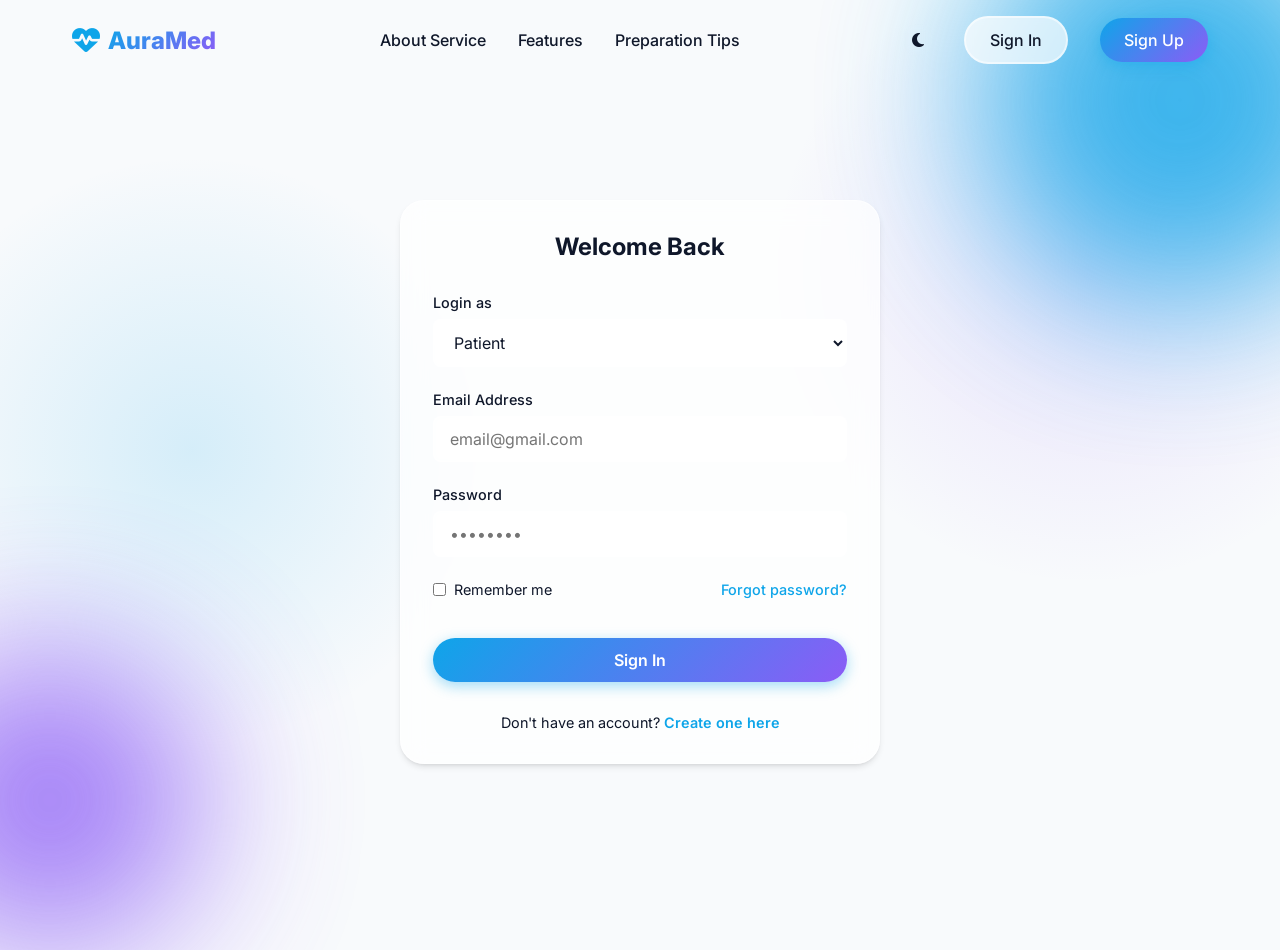
<file: Frontend/patient.html>
<!DOCTYPE html>
<html lang="en">

<head>
    <meta charset="UTF-8">
    <meta name="viewport" content="width=device-width, initial-scale=1.0">
    <title>My Health Dashboard - AuraMed</title>
    <link href="https://fonts.googleapis.com/css2?family=Inter:wght@300;400;500;600;700;800&display=swap"
        rel="stylesheet">
    <link rel="stylesheet" href="https://cdnjs.cloudflare.com/ajax/libs/font-awesome/6.4.0/css/all.min.css">
    <link rel="stylesheet" href="css/style.css">
</head>
<!-- Top Navbar -->
<nav class="top-navbar">
    <div class="top-navbar-left">
        <div class="sidebar-logo" style="margin-bottom: 0;">
            <i class="fa-solid fa-heart-pulse" style="color: var(--primary);"></i>
            <span class="text-gradient">AuraMed</span>
        </div>
        <div class="top-nav-btn active" id="overviewBtn">
            <i class="fa-solid fa-house-user"></i>
            <span>My Dashboard</span>
        </div>
    </div>
    <div class="top-navbar-right">
        <div id="welcomeMsg" style="font-weight: 600; font-size: 0.9rem; color: var(--text-muted);">Welcome</div>
        <div id="logoutBtn" class="top-nav-btn sign-out">
            <i class="fa-solid fa-right-from-bracket"></i>
            <span>Sign Out</span>
        </div>
    </div>
</nav>

<div class="dashboard-layout">
    <!-- Sidebar -->
    <aside class="sidebar">
        <nav class="sidebar-nav">
            <div class="nav-item active" id="navFindDoctors">
                <i class="fa-solid fa-user-doctor"></i>
                <span>Find Doctors</span>
            </div>
            <div class="nav-item" id="navAppointments">
                <i class="fa-solid fa-calendar-check"></i>
                <span>Appointments</span>
            </div>
            <div class="nav-item" id="navConsultations">
                <i class="fa-solid fa-video"></i>
                <span>Consultations</span>
            </div>
            <div class="nav-item" id="navHistory">
                <i class="fa-solid fa-folder-medical"></i>
                <span>Medical History</span>
            </div>
            <div class="nav-item" id="navSupport">
                <i class="fa-solid fa-headset"></i>
                <span>Support</span>
            </div>
            <div class="nav-item" id="navProfile">
                <i class="fa-solid fa-user-gear"></i>
                <span>Medical Profile</span>
            </div>
        </nav>
    </aside>

    <!-- Main Content -->
    <main class="main-content">
        <header class="dash-header">
            <div>
                <h1 class="text-gradient" style="margin-bottom: 0.5rem;" id="welcomeMsg">Welcome</h1>
                <p style="margin-bottom: 0; color: var(--text-muted);">Manage your personal health journey with AuraMed.
                </p>
            </div>
            <div class="glass" style="padding: 0.5rem 1rem; border-radius: 999px; font-size: 0.9rem; font-weight: 600;">
                <i class="fa-solid fa-user" style="color: var(--primary); margin-right: 0.5rem;"></i>
                Patient Portal
            </div>
        </header>

        <!-- Video Consultations View -->
        <div id="viewConsultations" style="display: none;">
            <!-- Active Video Consultations (Managed by patient.js) -->
            <div id="activeConsultationsList" style="margin-bottom: 2rem;"></div>
        </div>

        <div id="viewFindDoctors" style="display: block;">
            <div class="stat-grid">
                <div class="stat-card" style="cursor: pointer;"
                    onclick="document.getElementById('navAppointments').click()">
                    <div class="stat-icon"><i class="fa-solid fa-calendar-plus"></i></div>
                    <div class="stat-info">
                        <h3>Booked</h3>
                        <p>Appointments</p>
                    </div>
                </div>
                <div class="stat-card" style="cursor: pointer;" onclick="document.getElementById('navSupport').click()">
                    <div class="stat-icon" style="background: rgba(139, 92, 246, 0.1); color: var(--secondary);"><i
                            class="fa-solid fa-comment-medical"></i></div>
                    <div class="stat-info">
                        <h3>Contact</h3>
                        <p>Support Team</p>
                    </div>
                </div>
                <div class="stat-card" style="cursor: pointer;" id="labCard" onclick="showLabReports()">
                    <div class="stat-icon" style="background: rgba(16, 185, 129, 0.1); color: #10b981;"><i
                            class="fa-solid fa-vial-circle-check"></i></div>
                    <div class="stat-info">
                        <h3>Lab</h3>
                        <p>Recent Results</p>
                    </div>
                </div>
            </div>

            <div class="data-card">
                <div
                    style="display: flex; align-items: center; justify-content: space-between; margin-bottom: 1.25rem; flex-wrap: wrap; gap: 1rem;">
                    <h2 style="margin: 0;">
                        <i class="fa-solid fa-user-md" style="color: var(--primary); margin-right: 0.5rem;"></i>
                        Specialist Directory
                    </h2>
                    <span id="doctorResultCount" style="font-size: 0.82rem; color: var(--text-muted);"></span>
                </div>

                <!-- Search Bar -->
                <div style="position: relative; margin-bottom: 1.5rem;">
                    <i class="fa-solid fa-magnifying-glass" style="
                            position: absolute; left: 1rem; top: 50%; transform: translateY(-50%);
                            color: var(--text-muted); font-size: 0.95rem; pointer-events: none;
                        "></i>
                    <input id="doctorSearchInput" type="text" placeholder="Search by doctor name or specialization..."
                        oninput="filterDoctors()" autocomplete="off" style="
                                width: 100%; box-sizing: border-box;
                                padding: 0.75rem 2.75rem 0.75rem 2.75rem;
                                border-radius: 12px;
                                border: 1px solid var(--glass-border);
                                background: rgba(255,255,255,0.04);
                                color: var(--text-main);
                                font-size: 0.95rem;
                                font-family: inherit;
                                outline: none;
                                transition: border-color 0.2s, box-shadow 0.2s;
                            "
                        onfocus="this.style.borderColor='var(--primary)'; this.style.boxShadow='0 0 0 3px rgba(14,165,233,0.15)'"
                        onblur="this.style.borderColor='var(--glass-border)'; this.style.boxShadow='none'">
                    <!-- Clear button -->
                    <button id="doctorSearchClear" onclick="clearDoctorSearch()" style="
                                display: none;
                                position: absolute; right: 0.9rem; top: 50%; transform: translateY(-50%);
                                background: none; border: none; cursor: pointer;
                                color: var(--text-muted); font-size: 1rem; padding: 0.25rem;
                                line-height: 1;
                            " title="Clear search"><i class="fa-solid fa-xmark"></i></button>
                </div>

                <div id="doctorList"
                    style="display: grid; grid-template-columns: repeat(auto-fit, minmax(300px, 1fr)); gap: 1.5rem;">
                    <!-- Doctors will be loaded here -->
                    <p class="text-muted">Loading providers...</p>
                </div>
            </div>
        </div>

        <!-- Lab Reports View -->
        <div id="viewLabReports" style="display: none;">
            <div style="display: flex; justify-content: space-between; align-items: center; margin-bottom: 1.5rem;">
                <h2 style="margin:0;"><i class="fa-solid fa-microscope"
                        style="color: #10b981; margin-right: 0.5rem;"></i> All Lab Reports</h2>
                <button class="btn btn-outline" style="padding: 0.5rem 1rem; font-size: 0.85rem;"
                    onclick="loadAllPatientReports()">
                    <i class="fa-solid fa-rotate-right"></i> Refresh List
                </button>
            </div>

            <div class="data-card">
                <p style="color: var(--text-muted); margin-bottom: 1.5rem;">A complete repository of all medical files
                    and lab reports you have uploaded to AuraMed.</p>
                <div id="allReportsList"
                    style="display: grid; grid-template-columns: repeat(auto-fill, minmax(320px, 1fr)); gap: 1rem;">
                    <!-- Reports will be loaded here -->
                    <p class="text-muted"><i class="fa-solid fa-circle-notch fa-spin"></i> Fetching reports...</p>
                </div>
            </div>
        </div>

        <div id="viewAppointments" style="display: none;">
            <div class="data-card">
                <h2 style="margin-bottom: 1.5rem;"><i class="fa-solid fa-calendar-check"
                        style="color: var(--primary); margin-right: 0.5rem;"></i> My Appointments</h2>
                <div id="patientAppointmentsList" style="display: flex; flex-direction: column; gap: 1rem;">
                    <p class="text-muted text-center" style="padding: 2rem;">
                        <i class="fa-solid fa-circle-notch fa-spin"></i> Loading appointments...
                    </p>
                </div>
            </div>
        </div>

        <div id="viewHistory" style="display: none;">
            <!-- Section Logo Branding -->
            <div style="display: flex; align-items: center; gap: 0.5rem; margin-bottom: 1rem; opacity: 0.8;">
                <i class="fa-solid fa-heart-pulse" style="color: var(--primary); font-size: 1.2rem;"></i>
                <span class="text-gradient"
                    style="font-weight: 800; font-size: 1.1rem; letter-spacing: -0.5px;">AuraMed</span>
            </div>

            <div style="display: flex; justify-content: space-between; align-items: center; margin-bottom: 1.5rem;">
                <h2 style="margin:0;"><i class="fa-solid fa-folder-medical"
                        style="color: var(--primary); margin-right: 0.5rem;"></i> Medical History</h2>
                <button class="btn btn-outline" style="padding: 0.5rem 1rem; font-size: 0.85rem;"
                    onclick="loadMedicalHistory()">
                    <i class="fa-solid fa-rotate-right"></i> Refresh History
                </button>
            </div>

            <div id="historyListContainer" style="display: flex; flex-direction: column; gap: 1.25rem;">
                <div class="data-card" style="text-align: center; padding: 3rem; opacity: 0.5;">
                    <i class="fa-solid fa-circle-notch fa-spin" style="font-size: 2rem; margin-bottom: 1rem;"></i>
                    <p>Loading your medical history...</p>
                </div>
            </div>
        </div>

        <!-- Medical Profile View -->
        <div id="viewProfile" style="display: none;">
            <div class="data-card" style="max-width: 600px;">
                <h2 style="margin-bottom: 1.5rem;"><i class="fa-solid fa-user-gear"
                        style="color: var(--primary); margin-right: 0.5rem;"></i> My Medical Profile</h2>
                <p style="color: var(--text-muted); margin-bottom: 2rem;">Ensure your medical information is accurate.
                    This data will be automatically shared with your doctor during consultations.</p>

                <form id="profileUpdateForm" onsubmit="updateMedicalProfile(event)">
                    <div style="display: grid; grid-template-columns: 1fr 1fr; gap: 1.5rem; margin-bottom: 1.5rem;">
                        <div class="form-group">
                            <label
                                style="display: block; font-size: 0.85rem; font-weight: 600; color: var(--text-muted); margin-bottom: 0.5rem;">Age
                                (Years)</label>
                            <input type="number" id="profileAge" name="age" placeholder="e.g. 25"
                                style="width: 100%; padding: 0.75rem; border-radius: 10px; border: 1px solid var(--glass-border); background: var(--surface); color: var(--text-main);">
                        </div>
                        <div class="form-group">
                            <label
                                style="display: block; font-size: 0.85rem; font-weight: 600; color: var(--text-muted); margin-bottom: 0.5rem;">Gender</label>
                            <select id="profileGender" name="gender"
                                style="width: 100%; padding: 0.75rem; border-radius: 10px; border: 1px solid var(--glass-border); background: var(--surface); color: var(--text-main);">
                                <option value="">Select Gender</option>
                                <option value="Male">Male</option>
                                <option value="Female">Female</option>
                                <option value="Other">Other</option>
                            </select>
                        </div>
                    </div>

                    <div class="form-group" style="margin-bottom: 2rem;">
                        <label
                            style="display: block; font-size: 0.85rem; font-weight: 600; color: var(--text-muted); margin-bottom: 0.5rem;">Blood
                            Group</label>
                        <select id="profileBloodGroup" name="blood_group"
                            style="width: 100%; padding: 0.75rem; border-radius: 10px; border: 1px solid var(--glass-border); background: var(--surface); color: var(--text-main);">
                            <option value="">Select Blood Group</option>
                            <option value="A+">A+</option>
                            <option value="A-">A-</option>
                            <option value="B+">B+</option>
                            <option value="B-">B-</option>
                            <option value="AB+">AB+</option>
                            <option value="AB-">AB-</option>
                            <option value="O+">O+</option>
                            <option value="O-">O-</option>
                        </select>
                    </div>

                    <button type="submit" id="profileUpdateBtn" class="btn btn-primary"
                        style="width: 100%; padding: 0.8rem; font-weight: 700;">
                        <i class="fa-solid fa-cloud-arrow-up" style="margin-right: 0.5rem;"></i> Save Medical Profile
                    </button>
                </form>
            </div>
        </div>

        <!-- Booking Modal -->
        <div id="bookingModal" class="confirm-overlay"
            style="display: none; position: fixed; top: 0; left: 0; right: 0; bottom: 0; background: rgba(0,0,0,0.6); backdrop-filter: blur(5px); z-index: 1000; align-items: center; justify-content: center;">
            <div class="glass"
                style="width: 100%; max-width: 500px; padding: 2rem; border-radius: 16px; position: relative;">
                <i class="fa-solid fa-xmark"
                    style="position: absolute; top: 1.5rem; right: 1.5rem; cursor: pointer; color: var(--text-muted); font-size: 1.2rem;"
                    onclick="closeBookingModal()"></i>
                <h2 style="margin-bottom: 0.5rem; font-size: 1.4rem;">Book Appointment</h2>
                <p id="bookingDoctorName" style="color: var(--text-muted); margin-bottom: 1.5rem;">Select an available
                    slot</p>

                <div id="availableSlotsContainer"
                    style="max-height: 300px; overflow-y: auto; margin-bottom: 1.5rem; display: flex; flex-direction: column; gap: 0.75rem;">
                    <p class="text-muted text-center"><i class="fa-solid fa-circle-notch fa-spin"></i> Loading slots...
                    </p>
                </div>
            </div>
        </div>

        <!-- Payment Modal -->
        <div id="paymentModal" class="confirm-overlay"
            style="display: none; position: fixed; top: 0; left: 0; right: 0; bottom: 0; background: rgba(0,0,0,0.6); backdrop-filter: blur(5px); z-index: 1000; align-items: center; justify-content: center;">
            <div class="glass"
                style="width: 100%; max-width: 450px; padding: 2rem; border-radius: 16px; position: relative; max-height: 90vh; overflow-y: auto;">
                <i class="fa-solid fa-xmark"
                    style="position: absolute; top: 1.5rem; right: 1.5rem; cursor: pointer; color: var(--text-muted); font-size: 1.2rem;"
                    onclick="closePaymentModal()"></i>
                <h2 style="margin-bottom: 0.5rem; font-size: 1.4rem;">Complete Payment</h2>
                <p style="color: var(--text-muted); margin-bottom: 1.5rem;">Provide payment details for verification.
                </p>

                <div
                    style="margin-bottom: 1.5rem; padding: 1rem; background: rgba(255,255,255,0.05); border-radius: 10px; text-align: center;">
                    <div style="font-size: 0.9rem; color: var(--text-muted); margin-bottom: 0.25rem;">Amount to Pay
                    </div>
                    <div id="paymentAmountDisplay" style="font-size: 2rem; font-weight: 700; color: var(--primary);">৳0
                    </div>
                </div>

                <div style="margin-bottom: 1rem;">
                    <label
                        style="display: block; font-size: 0.85rem; font-weight: 600; color: var(--text-muted); margin-bottom: 0.5rem;">Patient
                        Name</label>
                    <input type="text" id="payPatientName" readonly
                        style="width: 100%; padding: 0.65rem 0.9rem; border-radius: 10px; border: 1px solid var(--glass-border); background: rgba(0,0,0,0.2); color: var(--text-muted); font-size: 0.9rem;">
                </div>

                <div style="margin-bottom: 1rem;">
                    <label
                        style="display: block; font-size: 0.85rem; font-weight: 600; color: var(--text-muted); margin-bottom: 0.5rem;">Email</label>
                    <input type="email" id="payPatientEmail" readonly
                        style="width: 100%; padding: 0.65rem 0.9rem; border-radius: 10px; border: 1px solid var(--glass-border); background: rgba(0,0,0,0.2); color: var(--text-muted); font-size: 0.9rem;">
                </div>

                <div style="display: grid; grid-template-columns: 1fr 1fr; gap: 1rem; margin-bottom: 1rem;">
                    <div>
                        <label
                            style="display: block; font-size: 0.85rem; font-weight: 600; color: var(--text-muted); margin-bottom: 0.5rem;">Doctor
                            Name</label>
                        <input type="text" id="payDoctorName" readonly
                            style="width: 100%; padding: 0.65rem 0.9rem; border-radius: 10px; border: 1px solid var(--glass-border); background: rgba(0,0,0,0.2); color: var(--text-muted); font-size: 0.9rem;">
                    </div>
                    <div>
                        <label
                            style="display: block; font-size: 0.85rem; font-weight: 600; color: var(--text-muted); margin-bottom: 0.5rem;">Consultation
                            Time</label>
                        <input type="text" id="paySlotTime" readonly
                            style="width: 100%; padding: 0.65rem 0.9rem; border-radius: 10px; border: 1px solid var(--glass-border); background: rgba(0,0,0,0.2); color: var(--text-muted); font-size: 0.9rem;">
                    </div>
                </div>

                <div style="margin-bottom: 1rem;">
                    <label
                        style="display: block; font-size: 0.85rem; font-weight: 600; color: var(--text-muted); margin-bottom: 0.5rem;">Payment
                        Method</label>
                    <select id="paymentMethodSelect" onchange="togglePaymentFields()"
                        style="width: 100%; padding: 0.65rem 0.9rem; border-radius: 10px; border: 1px solid var(--glass-border); background: var(--surface); color: var(--text-main); font-size: 0.9rem;">
                        <option value="bkash">bKash</option>
                        <option value="nagad">Nagad</option>
                        <option value="card">Credit/Debit Card</option>
                    </select>
                </div>

                <!-- Mobile Banking Fields -->
                <div id="mobileFields" style="display: block;">
                    <div style="margin-bottom: 1rem;">
                        <label
                            style="display: block; font-size: 0.85rem; font-weight: 600; color: var(--text-muted); margin-bottom: 0.5rem;">Phone
                            Number</label>
                        <input type="text" id="payPhoneNumber" placeholder="e.g., 017XXXXX"
                            style="width: 100%; padding: 0.65rem 0.9rem; border-radius: 10px; border: 1px solid var(--glass-border); background: var(--surface); color: var(--text-main); font-size: 0.9rem;">
                    </div>
                    <div style="margin-bottom: 1.5rem;">
                        <label
                            style="display: block; font-size: 0.85rem; font-weight: 600; color: var(--text-muted); margin-bottom: 0.5rem;">Transaction
                            ID</label>
                        <input type="text" id="payTransactionId" placeholder="e.g., 8N7A6BV9"
                            style="width: 100%; padding: 0.65rem 0.9rem; border-radius: 10px; border: 1px solid var(--glass-border); background: var(--surface); color: var(--text-main); font-size: 0.9rem;">
                    </div>
                </div>

                <!-- Card Fields -->
                <div id="cardFields" style="display: none;">
                    <div style="margin-bottom: 1rem;">
                        <label
                            style="display: block; font-size: 0.85rem; font-weight: 600; color: var(--text-muted); margin-bottom: 0.5rem;">Card
                            Number</label>
                        <input type="text" id="payCardNumber" placeholder="XXXX XXXX XXXX XXXX"
                            style="width: 100%; padding: 0.65rem 0.9rem; border-radius: 10px; border: 1px solid var(--glass-border); background: var(--surface); color: var(--text-main); font-size: 0.9rem;">
                    </div>
                    <div style="display: grid; grid-template-columns: 1fr 1fr; gap: 1rem; margin-bottom: 1.5rem;">
                        <div>
                            <label
                                style="display: block; font-size: 0.85rem; font-weight: 600; color: var(--text-muted); margin-bottom: 0.5rem;">Card
                                Holder</label>
                            <input type="text" id="payCardHolder" placeholder="Name on card"
                                style="width: 100%; padding: 0.65rem 0.9rem; border-radius: 10px; border: 1px solid var(--glass-border); background: var(--surface); color: var(--text-main); font-size: 0.9rem;">
                        </div>
                        <div>
                            <label
                                style="display: block; font-size: 0.85rem; font-weight: 600; color: var(--text-muted); margin-bottom: 0.5rem;">Expiry
                                Date</label>
                            <input type="text" id="payCardExpiry" placeholder="MM/YY"
                                style="width: 100%; padding: 0.65rem 0.9rem; border-radius: 10px; border: 1px solid var(--glass-border); background: var(--surface); color: var(--text-main); font-size: 0.9rem;">
                        </div>
                    </div>
                </div>
                <button id="payNowBtn" class="btn btn-primary"
                    style="width: 100%; padding: 0.75rem; font-weight: 700; border-radius: 10px; font-size: 1rem;"
                    onclick="submitPayment()">
                    <i class="fa-solid fa-lock" style="margin-right: 0.4rem;"></i> Pay Securely Now
                </button>
            </div>
        </div>

        <!-- Support Modal -->
        <div id="supportModal" class="modal" style="display: none; align-items: center; justify-content: center;">
            <div class="modal-content glass"
                style="max-width: 500px; width: 90%; border: 1px solid var(--glass-border);">
                <div style="display: flex; justify-content: space-between; align-items: center; margin-bottom: 1.5rem;">
                    <h2 style="margin:0;"><i class="fa-solid fa-headset"
                            style="color: var(--primary); margin-right: 0.5rem;"></i> Contact Support</h2>
                    <i class="fa-solid fa-xmark" style="cursor: pointer; font-size: 1.2rem; opacity: 0.6;"
                        onclick="document.getElementById('supportModal').style.display='none'"></i>
                </div>

                <div style="margin-bottom: 1rem;">
                    <label
                        style="display: block; font-size: 0.85rem; font-weight: 600; color: var(--text-muted); margin-bottom: 0.5rem;">Subject</label>
                    <input type="text" id="supportSubject" placeholder="Briefly describe your issue"
                        style="width: 100%; padding: 0.65rem 0.9rem; border-radius: 10px; border: 1px solid var(--glass-border); background: var(--surface); color: var(--text-main); font-size: 0.9rem;">
                </div>

                <div style="margin-bottom: 1.5rem;">
                    <label
                        style="display: block; font-size: 0.85rem; font-weight: 600; color: var(--text-muted); margin-bottom: 0.5rem;">Message</label>
                    <textarea id="supportMessage" placeholder="Tell us what you need help with..." rows="5"
                        style="width: 100%; padding: 0.65rem 0.9rem; border-radius: 10px; border: 1px solid var(--glass-border); background: var(--surface); color: var(--text-main); font-size: 0.9rem; resize: none;"></textarea>
                </div>

                <button class="btn btn-primary"
                    style="width: 100%; padding: 0.75rem; font-weight: 700; border-radius: 10px; font-size: 1rem;"
                    onclick="submitSupportTicket()">
                    <i class="fa-solid fa-paper-plane" style="margin-right: 0.4rem;"></i> Send Message
                </button>
            </div>
        </div>

        <!-- Support Tickets View -->
        <div id="viewSupport" style="display: none;">
            <div style="display: flex; justify-content: space-between; align-items: center; margin-bottom: 1.5rem;">
                <h2 style="margin:0;"><i class="fa-solid fa-headset"
                        style="color: var(--primary); margin-right: 0.5rem;"></i> Support & Feedback</h2>
                <button class="btn btn-primary" onclick="document.getElementById('supportModal').style.display='flex'">
                    <i class="fa-solid fa-plus" style="margin-right: 0.5rem;"></i> New Ticket
                </button>
            </div>
            <div class="data-card">
                <div id="ticketList" style="display: flex; flex-direction: column; gap: 1rem;">
                    <!-- Tickets loaded here -->
                    <p class="text-muted">No tickets found.</p>
                </div>
            </div>
        </div>

        <!-- Conversation Modal -->
        <div id="conversationModal" class="modal" style="display: none; align-items: center; justify-content: center;">
            <div class="modal-content glass"
                style="max-width: 600px; width: 95%; height: 80vh; display: flex; flex-direction: column; border: 1px solid var(--glass-border);">
                <div
                    style="display: flex; justify-content: space-between; align-items: center; margin-bottom: 1rem; flex-shrink: 0;">
                    <h3 id="convSubject"
                        style="margin:0; overflow: hidden; text-overflow: ellipsis; white-space: nowrap;">Ticket
                        Conversation</h3>
                    <i class="fa-solid fa-xmark" style="cursor: pointer; font-size: 1.2rem; opacity: 0.6;"
                        onclick="document.getElementById('conversationModal').style.display='none'"></i>
                </div>
                <div id="convMessages"
                    style="flex-grow: 1; overflow-y: auto; padding: 1rem; display: flex; flex-direction: column; gap: 1rem; background: rgba(0,0,0,0.2); border-radius: 12px; margin-bottom: 1rem;">
                    <!-- Messages loaded here -->
                </div>
                <div id="convInputArea"
                    style="display: flex; gap: 10px; align-items: flex-end; flex-shrink: 0; margin-bottom: 1rem;">
                    <textarea id="patientReplyText" placeholder="Type your reply..." rows="2"
                        style="flex-grow: 1; padding: 0.65rem 0.9rem; border-radius: 10px; border: 1px solid var(--glass-border); background: var(--surface); color: var(--text-main); font-size: 0.9rem; resize: none;"></textarea>
                    <button class="btn btn-primary" onclick="submitPatientReply()" style="padding: 0.65rem 1rem;">
                        <i class="fa-solid fa-paper-plane"></i>
                    </button>
                </div>
                <div id="convStatus" style="font-size: 0.85rem; text-align: center; color: var(--text-muted);">
                    Ticket status: <span id="ticketStatusLabel">...</span>
                </div>
            </div>
        </div>

        <!-- Report Upload Modal -->
        <div id="uploadReportModal" class="confirm-overlay"
            style="display: none; position: fixed; top: 0; left: 0; right: 0; bottom: 0; background: rgba(0,0,0,0.6); backdrop-filter: blur(5px); z-index: 1000; align-items: center; justify-content: center;">
            <div class="glass"
                style="width: 100%; max-width: 500px; padding: 2rem; border-radius: 16px; position: relative;">
                <i class="fa-solid fa-xmark"
                    style="position: absolute; top: 1.5rem; right: 1.5rem; cursor: pointer; color: var(--text-muted); font-size: 1.2rem;"
                    onclick="closeUploadModal()"></i>
                <h2 style="margin-bottom: 0.5rem; font-size: 1.4rem;"><i class="fa-solid fa-file-medical"
                        style="color: var(--primary); margin-right: 0.5rem;"></i> Upload Medical Report</h2>
                <p style="color: var(--text-muted); margin-bottom: 1.5rem;">Upload your lab reports, X-rays, or
                    prescriptions for the doctor to review.</p>

                <form id="reportUploadForm" onsubmit="handleReportUpload(event)">
                    <input type="hidden" id="uploadBookingId">
                    <div style="margin-bottom: 1.5rem;">
                        <label class="glass"
                            style="display: flex; flex-direction: column; align-items: center; justify-content: center; padding: 2rem; border: 2px dashed var(--glass-border); cursor: pointer; transition: all 0.2s; background: rgba(255,255,255,0.02);"
                            onmouseover="this.style.borderColor='var(--primary)'; this.style.background='rgba(var(--primary-rgb), 0.05)'"
                            onmouseout="this.style.borderColor='var(--glass-border)'; this.style.background='rgba(255,255,255,0.02)'">
                            <i class="fa-solid fa-cloud-arrow-up"
                                style="font-size: 2.5rem; color: var(--primary); margin-bottom: 1rem;"></i>
                            <span id="fileNameDisplay" style="font-weight: 500; color: var(--text-main);">Choose a file
                                or drag it here</span>
                            <span style="font-size: 0.8rem; color: var(--text-muted); margin-top: 0.5rem;">PDF, JPG, PNG
                                (Max 10MB)</span>
                            <input type="file" id="reportFile" accept=".pdf,.jpg,.jpeg,.png" style="display: none;"
                                onchange="updateFileName(this)">
                        </label>
                    </div>

                    <div id="uploadProgress" style="display: none; margin-bottom: 1rem;">
                        <div
                            style="height: 6px; background: rgba(255,255,255,0.1); border-radius: 3px; overflow: hidden;">
                            <div id="progressBar"
                                style="width: 0%; height: 100%; background: var(--primary); transition: width 0.3s;">
                            </div>
                        </div>
                        <div
                            style="font-size: 0.8rem; color: var(--text-muted); text-align: right; margin-top: 0.3rem;">
                            Uploading...</div>
                    </div>

                    <button type="submit" id="uploadSubmitBtn" class="btn btn-primary"
                        style="width: 100%; padding: 0.75rem; font-weight: 700; border-radius: 10px;">
                        <i class="fa-solid fa-upload" style="margin-right: 0.5rem;"></i> Upload Report
                    </button>
                </form>

                <div id="uploadedReportsSection" style="margin-top: 2rem; display: none;">
                    <h3 style="font-size: 1rem; margin-bottom: 1rem; color: var(--text-main);">Recently Uploaded</h3>
                    <div id="uploadedReportsList" style="display: flex; flex-direction: column; gap: 0.75rem;">
                        <!-- List of uploaded reports -->
                    </div>
                </div>
            </div>
        </div>

        <!-- Toast Container -->
        <div id="toastContainer"
            style="position: fixed; top: 1.5rem; right: 1.5rem; z-index: 9999; display: flex; flex-direction: column; gap: 0.75rem; pointer-events: none;">
        </div>

    </main>
</div>

<!-- User Verification Scripts -->
<script>
    const userRole = localStorage.getItem('userRole');
    if (!userRole || userRole !== 'patient') {
        window.location.href = 'login.html';
    }
</script>
<script src="js/main.js"></script>
<script src="js/dashboard.js"></script>
<script src="js/patient.js"></script>
</body>

</html>
</file>
<file: css/style.css>
:root {
  --primary: #0ea5e9;
  --primary-hover: #0284c7;
  --secondary: #8b5cf6;
  --accent: #2dd4bf;
  --background: #f8fafc;
  --surface: rgba(255, 255, 255, 0.7);
  --glass-border: rgba(255, 255, 255, 0.5);
  --text-main: #0f172a;
  --text-muted: #64748b;
  --shadow-sm: 0 1px 2px 0 rgb(0 0 0 / 0.05);
  --shadow-md: 0 4px 6px -1px rgb(0 0 0 / 0.1), 0 2px 4px -2px rgb(0 0 0 / 0.1);
  --shadow-lg: 0 10px 15px -3px rgb(0 0 0 / 0.1), 0 4px 6px -4px rgb(0 0 0 / 0.1);
  --shadow-glow: 0 0 20px rgba(14, 165, 233, 0.3);
  --radius-md: 0.5rem;
  --radius-lg: 1rem;
  --radius-xl: 1.5rem;
}

[data-theme="dark"] {
  --primary: #38bdf8;
  --primary-hover: #0ea5e9;
  --secondary: #a78bfa;
  --accent: #2dd4bf;
  --background: #0f172a;
  --surface: rgba(30, 41, 59, 0.7);
  --glass-border: rgba(255, 255, 255, 0.1);
  --text-main: #f8fafc;
  --text-muted: #94a3b8;
  --shadow-glow: 0 0 30px rgba(56, 189, 248, 0.2);
}

* {
  margin: 0;
  padding: 0;
  box-sizing: border-box;
  font-family: 'Inter', -apple-system, BlinkMacSystemFont, "Segoe UI", Roboto, Helvetica, Arial, sans-serif;
}

body {
  background-color: var(--background);
  color: var(--text-main);
  min-height: 100vh;
  overflow-x: hidden;
  transition: background-color 0.3s ease, color 0.3s ease;
  background-image: 
    radial-gradient(circle at 15% 50%, rgba(14, 165, 233, 0.15), transparent 25%),
    radial-gradient(circle at 85% 30%, rgba(139, 92, 246, 0.15), transparent 25%);
  background-attachment: fixed;
}

a {
  text-decoration: none;
  color: inherit;
}

/* Glassmorphism Utilities */
.glass {
  background: var(--surface);
  backdrop-filter: blur(12px);
  -webkit-backdrop-filter: blur(12px);
  border: 1px solid var(--glass-border);
  box-shadow: var(--shadow-md);
}

.glass-card {
  border-radius: var(--radius-xl);
  padding: 2rem;
  transition: transform 0.3s ease, box-shadow 0.3s ease;
}

.glass-card:hover {
  transform: translateY(-5px);
  box-shadow: var(--shadow-lg), var(--shadow-glow);
}

/* Typography */
h1, h2, h3, h4, h5, h6 {
  font-weight: 700;
  line-height: 1.2;
  margin-bottom: 1rem;
}

.text-gradient {
  background: linear-gradient(135deg, var(--primary), var(--secondary));
  -webkit-background-clip: text;
  -webkit-text-fill-color: transparent;
  background-clip: text;
}

p {
  color: var(--text-muted);
  line-height: 1.6;
  margin-bottom: 1rem;
}

/* Buttons */
.btn {
  display: inline-flex;
  align-items: center;
  justify-content: center;
  padding: 0.75rem 1.5rem;
  border-radius: 9999px;
  font-weight: 600;
  cursor: pointer;
  transition: all 0.3s cubic-bezier(0.4, 0, 0.2, 1);
  border: none;
  font-size: 1rem;
}

.btn-primary {
  background: linear-gradient(135deg, var(--primary), var(--secondary));
  color: white;
  box-shadow: 0 4px 14px 0 rgba(14, 165, 233, 0.39);
}

.btn-primary:hover {
  transform: translateY(-2px);
  box-shadow: 0 6px 20px rgba(14, 165, 233, 0.23);
  background: linear-gradient(135deg, var(--primary-hover), #7c3aed);
}

.btn-outline {
  background: transparent;
  color: var(--text-main);
  border: 2px solid var(--glass-border);
  backdrop-filter: blur(4px);
}

.btn-outline:hover {
  background: var(--surface);
  border-color: var(--primary);
  color: var(--primary);
}

/* Navigation */
nav {
  position: fixed;
  top: 0;
  width: 100%;
  z-index: 1000;
  padding: 1rem 0;
  transition: all 0.3s ease;
}

nav.scrolled {
  background: var(--surface);
  backdrop-filter: blur(16px);
  border-bottom: 1px solid var(--glass-border);
  padding: 0.75rem 0;
  box-shadow: var(--shadow-sm);
}

.nav-container {
  max-width: 1200px;
  margin: 0 auto;
  display: flex;
  justify-content: space-between;
  align-items: center;
  padding: 0 2rem;
}

.logo {
  font-size: 1.5rem;
  font-weight: 800;
  display: flex;
  align-items: center;
  gap: 0.5rem;
}

.logo i {
  color: var(--primary);
  font-size: 1.75rem;
}

.nav-links {
  display: flex;
  gap: 2rem;
  align-items: center;
}

.nav-links a {
  font-weight: 500;
  transition: color 0.2s ease;
}

.nav-links a:hover {
  color: var(--primary);
}

/* Hero Section */
.hero {
  min-height: 100vh;
  display: flex;
  align-items: center;
  justify-content: center;
  padding: 6rem 2rem 2rem;
  position: relative;
  overflow: hidden;
}

.hero-content {
  max-width: 800px;
  text-align: center;
  z-index: 10;
  animation: fadeIn 1s ease-out;
}

.hero h1 {
  font-size: clamp(2.5rem, 5vw, 4.5rem);
  margin-bottom: 1.5rem;
}

.hero p {
  font-size: 1.25rem;
  max-width: 600px;
  margin: 0 auto 2.5rem;
}

.hero-buttons {
  display: flex;
  gap: 1rem;
  justify-content: center;
}

.blob {
  position: absolute;
  filter: blur(80px);
  z-index: -1;
  opacity: 0.8;
  animation: float 20s infinite alternate;
}

.blob-1 {
  background: var(--primary);
  width: 400px;
  height: 400px;
  border-radius: 50%;
  top: -100px;
  right: -100px;
}

.blob-2 {
  background: var(--secondary);
  width: 300px;
  height: 300px;
  border-radius: 50%;
  bottom: -50px;
  left: -100px;
  animation-delay: -10s;
}

/* Features Section */
.features {
  padding: 6rem 2rem;
  max-width: 1200px;
  margin: 0 auto;
}

.section-title {
  text-align: center;
  margin-bottom: 4rem;
}

.section-title h2 {
  font-size: 2.5rem;
}

.features-grid {
  display: grid;
  grid-template-columns: repeat(auto-fit, minmax(300px, 1fr));
  gap: 2rem;
}

.feature-card i {
  font-size: 2.5rem;
  color: var(--primary);
  margin-bottom: 1.5rem;
  background: linear-gradient(135deg, rgba(14, 165, 233, 0.1), rgba(139, 92, 246, 0.1));
  padding: 1rem;
  border-radius: var(--radius-lg);
  display: inline-block;
}

/* Authentication Pages */
.auth-container {
  min-height: 100vh;
  display: flex;
  align-items: center;
  justify-content: center;
  padding: 2rem;
}

.auth-card {
  width: 100%;
  max-width: 480px;
  text-align: center;
}

.auth-card .logo {
  justify-content: center;
  margin-bottom: 2rem;
}

.auth-form {
  display: flex;
  flex-direction: column;
  gap: 1.5rem;
  text-align: left;
}

.form-group {
  display: flex;
  flex-direction: column;
  gap: 0.5rem;
}

.form-group label {
  font-weight: 500;
  font-size: 0.9rem;
}

.form-group input, .form-group select {
  width: 100%;
  padding: 0.75rem 1rem;
  border: 1px solid var(--glass-border);
  border-radius: var(--radius-md);
  background: rgba(255, 255, 255, 0.5);
  color: var(--text-main);
  font-size: 1rem;
  transition: all 0.3s ease;
  backdrop-filter: blur(4px);
}
[data-theme="dark"] .form-group input, [data-theme="dark"] .form-group select {
   background: rgba(0, 0, 0, 0.2);
}

.form-group input:focus, .form-group select:focus {
  outline: none;
  border-color: var(--primary);
  box-shadow: 0 0 0 3px rgba(14, 165, 233, 0.2);
  background: var(--surface);
}

.form-options {
  display: flex;
  justify-content: space-between;
  font-size: 0.9rem;
}

.form-options a {
  color: var(--primary);
  font-weight: 500;
}

.auth-card .btn {
  width: 100%;
  margin-top: 1rem;
}

.auth-footer {
  margin-top: 2rem;
  font-size: 0.9rem;
}

.auth-footer a {
  color: var(--primary);
  font-weight: 600;
}

/* Animations */
@keyframes fadeIn {
  from { opacity: 0; transform: translateY(20px); }
  to { opacity: 1; transform: translateY(0); }
}

@keyframes float {
  0% { transform: translate(0, 0) scale(1); }
  33% { transform: translate(30px, -50px) scale(1.1); }
  66% { transform: translate(-20px, 20px) scale(0.9); }
  100% { transform: translate(0, 0) scale(1); }
}

/* Responsive */
@media (max-width: 768px) {
  .nav-links {
    display: none; /* simple hidden nav on mobile for now */
  }
  
  .hero h1 {
    font-size: 2.5rem;
  }
  
  .hero-buttons {
    flex-direction: column;
  }
}

/* Footer Section */
.main-footer {
  background: var(--surface);
  backdrop-filter: blur(16px);
  border-top: 1px solid var(--glass-border);
  padding: 4rem 2rem 2rem;
  margin-top: 4rem;
}

.footer-container {
  max-width: 1200px;
  margin: 0 auto;
  display: grid;
  grid-template-columns: 2fr repeat(5, 1fr);
  gap: 2rem;
  align-items: start;
  text-align: left;
}

.footer-col {
  display: flex;
  flex-direction: column;
  gap: 0.75rem;
}

.footer-col h4 {
  font-size: 1.05rem;
  font-weight: 700;
  color: var(--text-main);
  margin-bottom: 0.5rem;
}

.footer-col a {
  color: var(--secondary);
  font-size: 0.9rem;
  transition: all 0.2s;
  display: flex;
  align-items: center;
}

.footer-col a:hover {
  color: var(--primary);
  text-decoration: underline;
}

.brand-col .logo {
  justify-content: flex-start;
  margin-bottom: 1.5rem;
  font-size: 1.75rem;
}

.company-address {
  font-size: 0.85rem;
  color: var(--text-main);
  line-height: 1.6;
  margin-bottom: 1.5rem;
}

.mission-text {
  font-size: 0.95rem;
  color: var(--text-main);
  line-height: 1.5;
}

.footer-bottom-bar {
  max-width: 1200px;
  margin: 3rem auto 0;
  padding-top: 1.5rem;
  font-size: 0.85rem;
  color: var(--text-main);
  border-top: 1px solid var(--glass-border);
  text-align: left;
}

/* Responsive Footer */
@media (max-width: 1024px) {
  .footer-container {
    grid-template-columns: 1fr 1fr 1fr;
  }
}
@media (max-width: 768px) {
  .footer-container {
    grid-template-columns: 1fr 1fr;
  }
}
@media (max-width: 480px) {
  .footer-container {
    grid-template-columns: 1fr;
  }
}

/* Tips Section */
.tips-grid {
  display: flex;
  flex-direction: column;
  gap: 1.5rem;
  max-width: 800px;
  margin: 0 auto;
}

.tip-item {
  display: flex;
  align-items: flex-start;
  gap: 1rem;
  padding: 1.5rem;
  background: rgba(255, 255, 255, 0.4);
  border-radius: var(--radius-lg);
  border-left: 4px solid var(--secondary);
  transition: transform 0.2s ease;
}

[data-theme="dark"] .tip-item {
  background: rgba(30, 41, 59, 0.4);
}

.tip-item:hover {
  transform: translateX(5px);
}

.tip-item i {
  font-size: 1.5rem;
  color: var(--secondary);
  margin-top: 0.2rem;
}

.tip-item-content h3 {
  font-size: 1.1rem;
  margin-bottom: 0.5rem;
}

.tip-item-content p {
  margin-bottom: 0;
  font-size: 0.95rem;
}
</file>
<file: Frontend/css/style.css>
:root {
  --primary: #0ea5e9;
  --primary-hover: #0284c7;
  --secondary: #8b5cf6;
  --accent: #2dd4bf;
  --background: #f8fafc;
  --surface: rgba(255, 255, 255, 0.7);
  --glass-border: rgba(255, 255, 255, 0.5);
  --text-main: #0f172a;
  --text-muted: #64748b;
  --shadow-sm: 0 1px 2px 0 rgb(0 0 0 / 0.05);
  --shadow-md: 0 4px 6px -1px rgb(0 0 0 / 0.1), 0 2px 4px -2px rgb(0 0 0 / 0.1);
  --shadow-lg: 0 10px 15px -3px rgb(0 0 0 / 0.1), 0 4px 6px -4px rgb(0 0 0 / 0.1);
  --shadow-glow: 0 0 20px rgba(14, 165, 233, 0.3);
  --radius-md: 0.5rem;
  --radius-lg: 1rem;
  --radius-xl: 1.5rem;
}

[data-theme="dark"] {
  --primary: #38bdf8;
  --primary-hover: #0ea5e9;
  --secondary: #a78bfa;
  --accent: #2dd4bf;
  --background: #0f172a;
  --surface: rgba(30, 41, 59, 0.7);
  --glass-border: rgba(255, 255, 255, 0.1);
  --text-main: #f8fafc;
  --text-muted: #94a3b8;
  --shadow-glow: 0 0 30px rgba(56, 189, 248, 0.2);
}

* {
  margin: 0;
  padding: 0;
  box-sizing: border-box;
  font-family: 'Inter', -apple-system, BlinkMacSystemFont, "Segoe UI", Roboto, Helvetica, Arial, sans-serif;
}

body {
  background-color: var(--background);
  color: var(--text-main);
  min-height: 100vh;
  overflow-x: hidden;
  transition: background-color 0.3s ease, color 0.3s ease;
  background-image: 
    radial-gradient(circle at 15% 50%, rgba(14, 165, 233, 0.15), transparent 25%),
    radial-gradient(circle at 85% 30%, rgba(139, 92, 246, 0.15), transparent 25%);
  background-attachment: fixed;
}

a {
  text-decoration: none;
  color: inherit;
}

/* Glassmorphism Utilities */
.glass {
  background: var(--surface);
  backdrop-filter: blur(12px);
  -webkit-backdrop-filter: blur(12px);
  border: 1px solid var(--glass-border);
  box-shadow: var(--shadow-md);
}

.glass-card {
  border-radius: var(--radius-xl);
  padding: 2rem;
  transition: transform 0.3s ease, box-shadow 0.3s ease;
}

.glass-card:hover {
  transform: translateY(-5px);
  box-shadow: var(--shadow-lg), var(--shadow-glow);
}

/* Typography */
h1, h2, h3, h4, h5, h6 {
  font-weight: 700;
  line-height: 1.2;
  margin-bottom: 1rem;
}

.text-gradient {
  background: linear-gradient(135deg, var(--primary), var(--secondary));
  -webkit-background-clip: text;
  -webkit-text-fill-color: transparent;
  background-clip: text;
}

p {
  color: var(--text-muted);
  line-height: 1.6;
  margin-bottom: 1rem;
}

/* Buttons */
.btn {
  display: inline-flex;
  align-items: center;
  justify-content: center;
  padding: 0.75rem 1.5rem;
  border-radius: 9999px;
  font-weight: 600;
  cursor: pointer;
  transition: all 0.3s cubic-bezier(0.4, 0, 0.2, 1);
  border: none;
  font-size: 1rem;
}

.btn-primary {
  background: linear-gradient(135deg, var(--primary), var(--secondary));
  color: white;
  box-shadow: 0 4px 14px 0 rgba(14, 165, 233, 0.39);
}

.btn-primary:hover {
  transform: translateY(-2px);
  box-shadow: 0 6px 20px rgba(14, 165, 233, 0.23);
  background: linear-gradient(135deg, var(--primary-hover), #7c3aed);
}

.btn-outline {
  background: transparent;
  color: var(--text-main);
  border: 2px solid var(--glass-border);
  backdrop-filter: blur(4px);
}

.btn-outline:hover {
  background: var(--surface);
  border-color: var(--primary);
  color: var(--primary);
}

/* Navigation */
nav {
  position: fixed;
  top: 0;
  width: 100%;
  z-index: 1000;
  padding: 1rem 0;
  transition: all 0.3s ease;
}

nav.scrolled {
  background: var(--surface);
  backdrop-filter: blur(16px);
  border-bottom: 1px solid var(--glass-border);
  padding: 0.75rem 0;
  box-shadow: var(--shadow-sm);
}

.nav-container {
  max-width: 1200px;
  margin: 0 auto;
  display: flex;
  justify-content: space-between;
  align-items: center;
  padding: 0 2rem;
}

.logo {
  font-size: 1.5rem;
  font-weight: 800;
  display: flex;
  align-items: center;
  gap: 0.5rem;
}

.logo i {
  color: var(--primary);
  font-size: 1.75rem;
}

.nav-links {
  display: flex;
  gap: 2rem;
  align-items: center;
}

.nav-links a {
  font-weight: 500;
  transition: color 0.2s ease;
}

.nav-links a:hover {
  color: var(--primary);
}

/* Hero Section */
.hero {
  min-height: 100vh;
  display: flex;
  align-items: center;
  justify-content: center;
  padding: 6rem 2rem 2rem;
  position: relative;
  overflow: hidden;
}

.hero-content {
  max-width: 800px;
  text-align: center;
  z-index: 10;
  animation: fadeIn 1s ease-out;
}

.hero h1 {
  font-size: clamp(2.5rem, 5vw, 4.5rem);
  margin-bottom: 1.5rem;
}

.hero p {
  font-size: 1.25rem;
  max-width: 600px;
  margin: 0 auto 2.5rem;
}

.hero-buttons {
  display: flex;
  gap: 1rem;
  justify-content: center;
}

.blob {
  position: absolute;
  filter: blur(80px);
  z-index: -1;
  opacity: 0.8;
  animation: float 20s infinite alternate;
}

.blob-1 {
  background: var(--primary);
  width: 400px;
  height: 400px;
  border-radius: 50%;
  top: -100px;
  right: -100px;
}

.blob-2 {
  background: var(--secondary);
  width: 300px;
  height: 300px;
  border-radius: 50%;
  bottom: -50px;
  left: -100px;
  animation-delay: -10s;
}

/* Features Section */
.features {
  padding: 6rem 2rem;
  max-width: 1200px;
  margin: 0 auto;
}

.section-title {
  text-align: center;
  margin-bottom: 4rem;
}

.section-title h2 {
  font-size: 2.5rem;
}

.features-grid {
  display: grid;
  grid-template-columns: repeat(auto-fit, minmax(300px, 1fr));
  gap: 2rem;
}

.feature-card i {
  font-size: 2.5rem;
  color: var(--primary);
  margin-bottom: 1.5rem;
  background: linear-gradient(135deg, rgba(14, 165, 233, 0.1), rgba(139, 92, 246, 0.1));
  padding: 1rem;
  border-radius: var(--radius-lg);
  display: inline-block;
}

/* Authentication Pages */
.auth-container {
  min-height: 100vh;
  display: flex;
  align-items: center;
  justify-content: center;
  padding: 2rem;
}

.auth-card {
  width: 100%;
  max-width: 480px;
  text-align: center;
}

.auth-card .logo {
  justify-content: center;
  margin-bottom: 2rem;
}

.auth-form {
  display: flex;
  flex-direction: column;
  gap: 1.5rem;
  text-align: left;
}

.form-group {
  display: flex;
  flex-direction: column;
  gap: 0.5rem;
}

.form-group label {
  font-weight: 500;
  font-size: 0.9rem;
}

.form-group input, .form-group select {
  width: 100%;
  padding: 0.75rem 1rem;
  border: 1px solid var(--glass-border);
  border-radius: var(--radius-md);
  background: rgba(255, 255, 255, 0.5);
  color: var(--text-main);
  font-size: 1rem;
  transition: all 0.3s ease;
  backdrop-filter: blur(4px);
}
[data-theme="dark"] .form-group input, [data-theme="dark"] .form-group select {
   background: rgba(0, 0, 0, 0.2);
}

.form-group input:focus, .form-group select:focus {
  outline: none;
  border-color: var(--primary);
  box-shadow: 0 0 0 3px rgba(14, 165, 233, 0.2);
  background: var(--surface);
}

.form-options {
  display: flex;
  justify-content: space-between;
  font-size: 0.9rem;
}

.form-options a {
  color: var(--primary);
  font-weight: 500;
}

.auth-card .btn {
  width: 100%;
  margin-top: 1rem;
}

.auth-footer {
  margin-top: 2rem;
  font-size: 0.9rem;
}

.auth-footer a {
  color: var(--primary);
  font-weight: 600;
}

/* Animations */
@keyframes fadeIn {
  from { opacity: 0; transform: translateY(20px); }
  to { opacity: 1; transform: translateY(0); }
}

@keyframes float {
  0% { transform: translate(0, 0) scale(1); }
  33% { transform: translate(30px, -50px) scale(1.1); }
  66% { transform: translate(-20px, 20px) scale(0.9); }
  100% { transform: translate(0, 0) scale(1); }
}

/* Responsive */
@media (max-width: 768px) {
  .nav-links {
    display: none; /* simple hidden nav on mobile for now */
  }
  
  .hero h1 {
    font-size: 2.5rem;
  }
  
  .hero-buttons {
    flex-direction: column;
  }
}

/* ============================================================
   FOOTER SECTION
   ============================================================ */
.main-footer {
    position: relative;
    background: var(--surface);
    backdrop-filter: blur(16px);
    padding: 4.5rem 2rem 0;
    margin-top: 5rem;
}

/* Gradient top border */
.main-footer::before {
    content: '';
    position: absolute;
    top: 0; left: 0; right: 0;
    height: 2px;
    background: linear-gradient(90deg, var(--primary), var(--secondary), var(--primary));
    background-size: 200% auto;
    animation: footerBorderSlide 4s linear infinite;
}

@keyframes footerBorderSlide {
    0%   { background-position: 0% center; }
    100% { background-position: 200% center; }
}

.footer-container {
    max-width: 1100px;
    margin: 0 auto;
    display: grid;
    grid-template-columns: 2fr 1fr 1fr;
    gap: 3rem;
    align-items: start;
    padding-bottom: 3rem;
}

/* ── Brand Column ─────────────────────────────────────────── */
.footer-col {
    display: flex;
    flex-direction: column;
    gap: 0.65rem;
}

.brand-col .logo {
    justify-content: flex-start;
    font-size: 1.6rem;
    margin-bottom: 0.75rem;
}

.mission-text {
    font-size: 0.9rem;
    color: var(--text-muted);
    line-height: 1.7;
    max-width: 320px;
    margin-bottom: 0.5rem;
}

/* ── Social Icons ─────────────────────────────────────────── */
.footer-social {
    display: flex;
    gap: 0.65rem;
    margin-top: 0.5rem;
}

.footer-social a {
    display: flex;
    align-items: center;
    justify-content: center;
    width: 36px;
    height: 36px;
    border-radius: 50%;
    border: 1px solid var(--glass-border);
    background: rgba(255,255,255,0.04);
    color: var(--text-muted);
    font-size: 0.85rem;
    transition: all 0.25s ease;
    text-decoration: none;
}

.footer-social a:hover {
    background: var(--primary);
    border-color: var(--primary);
    color: #fff;
    transform: translateY(-3px);
    box-shadow: 0 6px 16px rgba(14,165,233,0.35);
}

/* WhatsApp icon gets brand green on hover */
.footer-social a[aria-label="WhatsApp"]:hover {
    background: #25d366;
    border-color: #25d366;
    box-shadow: 0 6px 16px rgba(37,211,102,0.4);
}

/* Clickable WhatsApp number line */
.footer-whatsapp-contact {
    display: inline-flex;
    align-items: center;
    gap: 0.5rem;
    margin-top: 0.75rem;
    font-size: 0.875rem;
    font-weight: 600;
    color: #25d366 !important;
    text-decoration: none !important;
    transition: opacity 0.2s, transform 0.2s;
    transform: none !important; /* override footer-col a:hover translateX */
}

.footer-whatsapp-contact i {
    font-size: 1.1rem;
}

.footer-whatsapp-contact:hover {
    opacity: 0.8;
    transform: none !important;
    color: #25d366 !important;
}

/* ── Column Headings ──────────────────────────────────────── */
.footer-col h4 {
    font-size: 0.8rem;
    font-weight: 700;
    letter-spacing: 0.08em;
    text-transform: uppercase;
    color: var(--text-main);
    margin-bottom: 0.75rem;
    padding-bottom: 0.5rem;
    border-bottom: 1px solid var(--glass-border);
}

/* ── Column Links ─────────────────────────────────────────── */
.footer-col a {
    color: var(--text-muted);
    font-size: 0.875rem;
    text-decoration: none;
    display: flex;
    align-items: center;
    gap: 0.5rem;
    transition: color 0.2s ease, transform 0.2s ease;
    line-height: 1.5;
}

.footer-link-icon {
    font-size: 0.55rem;
    opacity: 0.5;
    transition: opacity 0.2s, transform 0.2s;
}

.footer-col a:hover {
    color: var(--primary);
    transform: translateX(4px);
}

.footer-col a:hover .footer-link-icon {
    opacity: 1;
}

/* ── Bottom Bar ───────────────────────────────────────────── */
.footer-bottom-bar {
    max-width: 1100px;
    margin: 0 auto;
    padding: 1.25rem 0 1.5rem;
    border-top: 1px solid var(--glass-border);
    display: flex;
    align-items: center;
    justify-content: space-between;
    flex-wrap: wrap;
    gap: 0.5rem;
    font-size: 0.8rem;
    color: var(--text-muted);
}

.footer-bottom-tagline {
    font-size: 0.8rem;
    color: var(--text-muted);
    opacity: 0.8;
}

/* ── Responsive ───────────────────────────────────────────── */
@media (max-width: 900px) {
    .footer-container {
        grid-template-columns: 1fr 1fr;
        gap: 2rem;
    }
    .brand-col {
        grid-column: 1 / -1;
    }
}

@media (max-width: 540px) {
    .footer-container {
        grid-template-columns: 1fr;
    }
    .footer-bottom-bar {
        flex-direction: column;
        text-align: center;
        gap: 0.4rem;
    }
}


/* Features Section CTA */
.features-cta {
    display: flex;
    align-items: center;
    justify-content: space-between;
    padding: 2rem 3rem;
    margin-top: 4rem;
    border-radius: var(--radius-lg);
    background: var(--surface);
    border: 1px solid var(--glass-border);
    flex-wrap: wrap;
    gap: 1.5rem;
}

.features-cta-text h3 {
    font-size: 1.5rem;
    color: var(--text-main);
    margin-bottom: 0.5rem;
}

.features-cta-text p {
    color: var(--text-muted);
    margin-bottom: 0;
    font-size: 1.05rem;
}

@media (max-width: 768px) {
    .features-cta {
        flex-direction: column;
        text-align: center;
        padding: 2rem;
    }
}

/* Tips Section */
.tips-grid {
  display: flex;
  flex-direction: column;
  gap: 1.5rem;
  max-width: 800px;
  margin: 0 auto;
}

.tip-item {
  display: flex;
  align-items: flex-start;
  gap: 1rem;
  padding: 1.5rem;
  background: rgba(255, 255, 255, 0.4);
  border-radius: var(--radius-lg);
  border-left: 4px solid var(--secondary);
  transition: transform 0.2s ease;
}

[data-theme="dark"] .tip-item {
  background: rgba(30, 41, 59, 0.4);
}

.tip-item:hover {
  transform: translateX(5px);
}

.tip-item i {
  font-size: 1.5rem;
  color: var(--secondary);
  margin-top: 0.2rem;
}

.tip-item-content h3 {
  font-size: 1.1rem;
  margin-bottom: 0.5rem;
}

.tip-item-content p {
  margin-bottom: 0;
  font-size: 0.95rem;
}

/* Dashboard Layout */
.dashboard-layout {
  display: flex;
  min-height: 100vh;
  background: var(--background);
  color: var(--text-main);
}

.sidebar {
  width: 280px;
  min-width: 280px;
  background: var(--surface);
  backdrop-filter: blur(20px);
  border-right: 1px solid var(--glass-border);
  display: flex;
  flex-direction: column;
  padding: 1.5rem;
  position: sticky;
  top: 0;
  height: 100vh;
  z-index: 100;
}

.sidebar-logo {
  margin-bottom: 3rem;
  font-size: 1.5rem;
  font-weight: 800;
  display: flex;
  align-items: center;
  gap: 0.75rem;
}

.sidebar-nav {
  display: flex;
  flex-direction: column;
  gap: 0.5rem;
  flex-grow: 1;
}

.nav-item {
  display: flex;
  align-items: center;
  gap: 1rem;
  padding: 0.85rem 1.25rem;
  border-radius: var(--radius-md);
  font-weight: 500;
  color: var(--text-muted);
  transition: all 0.3s ease;
  cursor: pointer;
}

.nav-item:hover, .nav-item.active {
  background: rgba(14, 165, 233, 0.1);
  color: var(--primary);
  box-shadow: inset 0 0 0 1px rgba(14, 165, 233, 0.2);
}

.nav-item.active {
  background: rgba(14, 165, 233, 0.15);
  font-weight: 600;
}

.sidebar-footer {
  margin-top: 2rem;
  padding-top: 1.5rem;
  border-top: 1px solid var(--glass-border);
}

.main-content {
  flex-grow: 1;
  padding: 2rem;
  overflow-y: auto;
  min-width: 0; /* Prevents overflow in flex child */
}

.dash-header {
  display: flex;
  justify-content: space-between;
  align-items: center;
  margin-bottom: 3rem;
}

.stat-grid {
  display: grid;
  grid-template-columns: repeat(auto-fit, minmax(240px, 1fr));
  gap: 1.5rem;
  margin-bottom: 3rem;
}

.stat-card {
  background: var(--surface);
  backdrop-filter: blur(12px);
  border: 1px solid var(--glass-border);
  padding: 1.5rem;
  border-radius: var(--radius-lg);
  display: flex;
  align-items: center;
  gap: 1.25rem;
  box-shadow: var(--shadow-sm);
  transition: all 0.3s ease;
}

.stat-card:hover {
  transform: translateY(-3px);
  box-shadow: var(--shadow-md);
  border-color: var(--primary);
}

.stat-icon {
  width: 50px;
  height: 50px;
  border-radius: 12px;
  display: flex;
  align-items: center;
  justify-content: center;
  font-size: 1.5rem;
  background: rgba(14, 165, 233, 0.1);
  color: var(--primary);
}

.stat-info h3 {
  font-size: 1.5rem;
  margin-bottom: 0.1rem;
}

.stat-info p {
  margin-bottom: 0;
  font-size: 0.85rem;
  font-weight: 500;
}

.data-card {
  background: var(--surface);
  backdrop-filter: blur(12px);
  border: 1px solid var(--glass-border);
  padding: 2rem;
  border-radius: var(--radius-xl);
  box-shadow: var(--shadow-md);
}

@media (max-width: 1024px) {
  .dashboard-layout {
    flex-direction: column;
  }
  .sidebar {
    width: 100%;
    height: auto;
    border-right: none;
    border-bottom: 1px solid var(--glass-border);
    position: static;
  }
}

/* Top Navigation bar for Dashboards */
.top-navbar {
  height: 70px;
  background: var(--surface);
  backdrop-filter: blur(20px);
  border-bottom: 1px solid var(--glass-border);
  display: flex;
  align-items: center;
  justify-content: space-between;
  padding: 0 2rem;
  position: sticky;
  top: 0;
  z-index: 1000;
  width: 100%;
}

.top-navbar-left {
  display: flex;
  align-items: center;
  gap: 2rem;
}

.top-navbar-right {
  display: flex;
  align-items: center;
  gap: 1.5rem;
}

.top-nav-btn {
  display: flex;
  align-items: center;
  gap: 0.5rem;
  padding: 0.5rem 1.25rem;
  border-radius: var(--radius-lg);
  font-weight: 600;
  font-size: 0.9rem;
  color: var(--text-main);
  transition: all 0.2s ease;
  cursor: pointer;
  border: 1px solid var(--glass-border);
  background: rgba(255, 255, 255, 0.05);
}

.top-nav-btn:hover {
  background: rgba(14, 165, 233, 0.1);
  color: var(--primary);
  border-color: var(--primary);
  transform: translateY(-2px);
}

.top-nav-btn.sign-out {
  color: #ef4444;
  border-color: rgba(239, 68, 68, 0.2);
}

.top-nav-btn.sign-out:hover {
  background: rgba(239, 68, 68, 0.1);
  color: #ef4444;
  border-color: #ef4444;
}

.top-nav-btn i {
  font-size: 1.1rem;
}

/* Adjust sidebar and main content for top-nav */
.sidebar {
  height: calc(100vh - 70px) !important;
  top: 70px !important;
}

.main-content {
  padding-top: 2rem !important;
}

/* Specialist Directory Card Styles */
.doctor-card {
  background: var(--surface);
  backdrop-filter: blur(20px);
  border: 1px solid var(--glass-border);
  border-radius: var(--radius-xl);
  padding: 1.5rem;
  transition: all 0.3s cubic-bezier(0.4, 0, 0.2, 1);
  display: flex;
  flex-direction: column;
  align-items: center;
  text-align: center;
  gap: 1.5rem;
  position: relative;
  overflow: hidden;
}

.doctor-card:hover {
  transform: translateY(-8px);
  border-color: var(--primary);
  box-shadow: 0 20px 25px -5px rgba(0, 0, 0, 0.4), 0 10px 10px -5px rgba(0, 0, 0, 0.2);
}

.doctor-card::before {
  content: "";
  position: absolute;
  top: 0;
  left: 0;
  width: 100%;
  height: 4px;
  background: linear-gradient(90deg, var(--primary), var(--secondary));
  opacity: 0.8;
}

.doctor-card-img-container {
  width: 110px;
  height: 110px;
  border-radius: 50%;
  border: 3px solid var(--primary);
  padding: 4px;
  position: relative;
  box-shadow: 0 0 20px rgba(14, 165, 233, 0.3);
}

.doctor-card-img {
  width: 100%;
  height: 100%;
  border-radius: 50%;
  object-fit: cover;
  background: #1e293b;
}

.doctor-card-info h3 {
  font-size: 1.25rem;
  font-weight: 700;
  margin-bottom: 0.25rem;
  color: var(--text-main);
}

.doctor-card-info .specialty {
  color: var(--primary);
  font-weight: 600;
  font-size: 0.9rem;
  letter-spacing: 0.5px;
  text-transform: uppercase;
}

.doctor-card-stats {
  display: flex;
  flex-direction: column;
  gap: 0.75rem;
  width: 100%;
}

.stat-item {
  display: flex;
  align-items: center;
  gap: 1rem;
  padding: 0.75rem;
  background: rgba(255, 255, 255, 0.03);
  border: 1px solid var(--glass-border);
  border-radius: var(--radius-lg);
  font-size: 0.9rem;
  color: var(--text-muted);
}

.stat-item i {
  font-size: 1.25rem;
  color: var(--primary);
}

.doctor-card-footer {
  margin-top: auto;
  padding-top: 1.25rem;
  border-top: 1px solid var(--glass-border);
  display: flex;
  align-items: center;
  justify-content: space-between;
  width: 100%;
}

.price-tag {
  text-align: left;
}

.price-tag .amount {
  display: block;
  font-size: 1.5rem;
  font-weight: 800;
  color: #10b981;
}

.price-tag .label {
  font-size: 0.75rem;
  color: var(--text-muted);
}

/* ── Top Nav Active State ─────────────────────────────── */
.top-nav-btn.active {
  background: rgba(14, 165, 233, 0.15);
  color: var(--primary);
  border-color: rgba(14, 165, 233, 0.4);
}

/* ── Toast Notifications ──────────────────────────────── */
#toastContainer {
  position: fixed;
  top: 88px;
  right: 1.5rem;
  z-index: 9998;
  display: flex;
  flex-direction: column;
  gap: 0.75rem;
  pointer-events: none;
}

@keyframes toastIn {
  from { opacity: 0; transform: translateX(110%); }
  to   { opacity: 1; transform: translateX(0);    }
}

@keyframes toastOut {
  from { opacity: 1; transform: translateX(0);    }
  to   { opacity: 0; transform: translateX(110%); }
}

/* ── Confirm Modal ────────────────────────────────────── */
#confirmOverlay {
  display: none;
  position: fixed;
  inset: 0;
  background: rgba(0, 0, 0, 0.72);
  backdrop-filter: blur(6px);
  z-index: 9999;
  align-items: center;
  justify-content: center;
}

#confirmOverlay.open {
  display: flex;
}

.confirm-dialog {
  background: var(--surface);
  backdrop-filter: blur(24px);
  border: 1px solid var(--glass-border);
  border-radius: var(--radius-xl);
  padding: 2.5rem 2rem;
  max-width: 420px;
  width: 90%;
  text-align: center;
  box-shadow: 0 25px 60px rgba(0, 0, 0, 0.5);
  animation: confirmIn 0.3s cubic-bezier(0.34, 1.56, 0.64, 1);
}

@keyframes confirmIn {
  from { opacity: 0; transform: scale(0.82); }
  to   { opacity: 1; transform: scale(1);    }
}

#confirmIcon {
  font-size: 2.75rem;
  margin-bottom: 1rem;
  display: block;
}

.confirm-dialog h3 {
  font-size: 1.25rem;
  margin-bottom: 0.5rem;
}

.confirm-dialog p {
  color: var(--text-muted);
  font-size: 0.95rem;
  margin-bottom: 0;
}

.confirm-actions {
  display: flex;
  gap: 1rem;
  justify-content: center;
  margin-top: 2rem;
}

.confirm-actions .btn {
  min-width: 110px;
}
</file>
